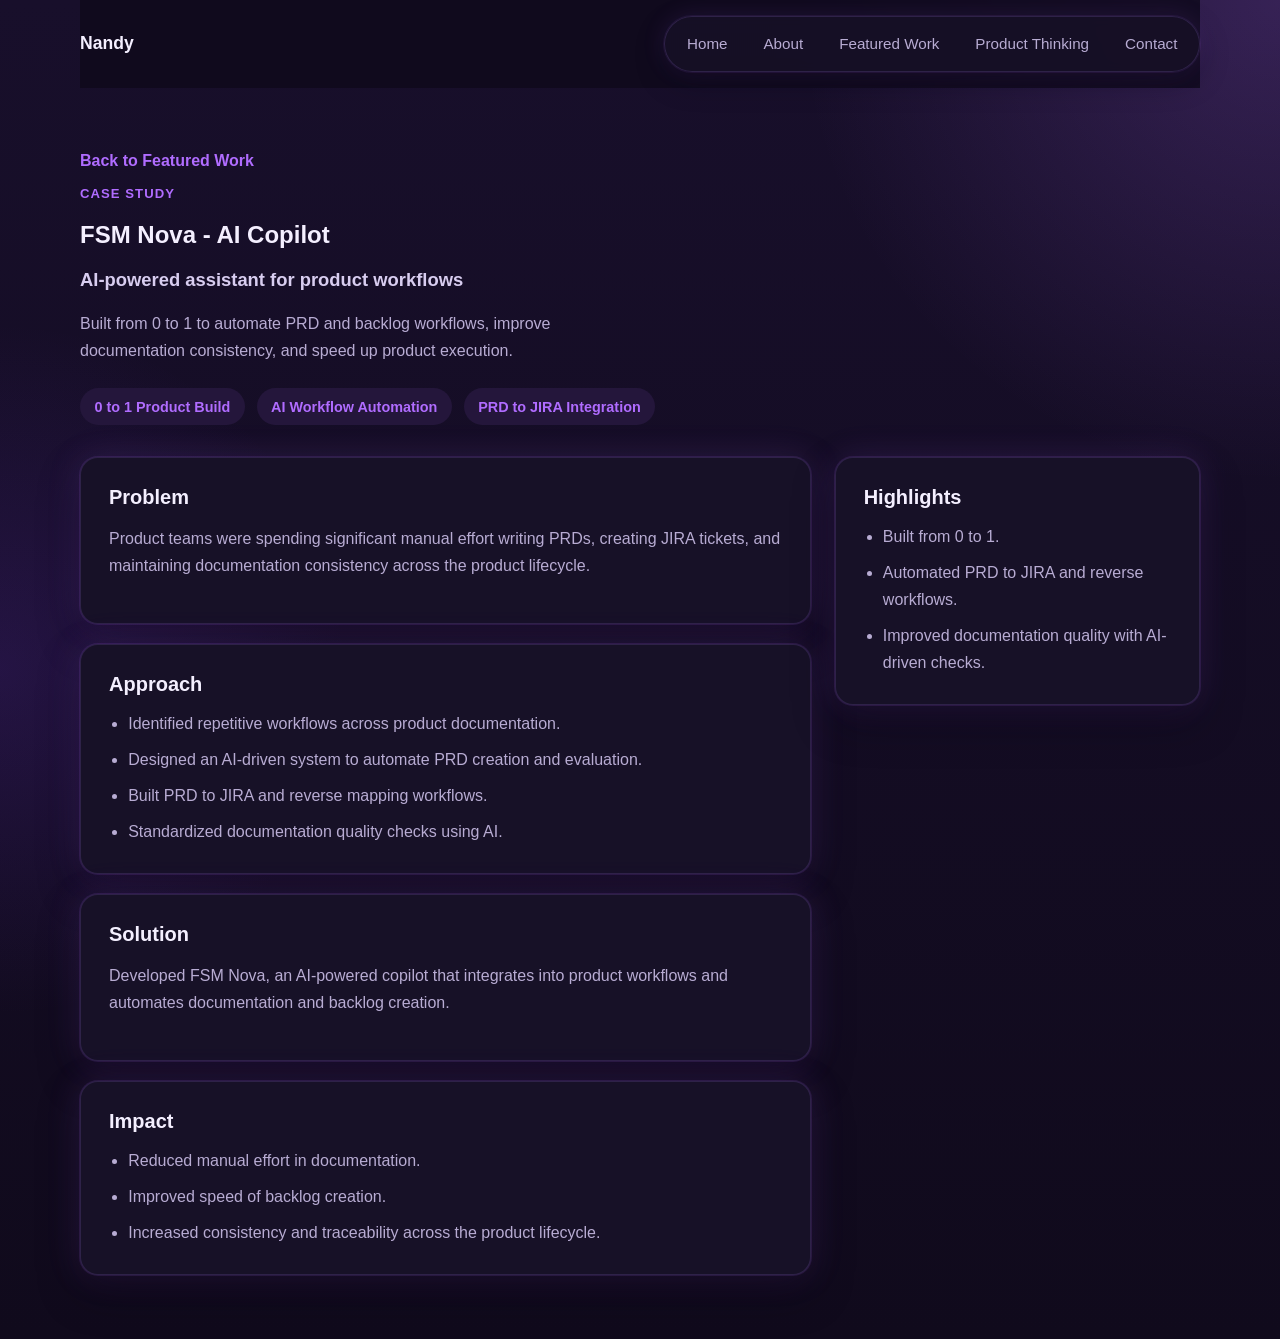
<file: fsmnova.html>
<!DOCTYPE html>
<html lang="en">
  <head>
    <meta charset="UTF-8" />
    <meta name="viewport" content="width=device-width, initial-scale=1.0" />
    <title>FSM Nova | Case Study</title>
    <meta
      name="description"
      content="Case study for FSM Nova, an AI copilot built to automate PRD and backlog workflows."
    />
    <link rel="stylesheet" href="../styles.css" />
  </head>
  <body>
    <div class="site-frame case-page">
      <header class="site-header">
        <a class="brand" href="../index.html#home">Nandy</a>
        <button class="menu-toggle" aria-expanded="false" aria-controls="site-nav">
          Menu
        </button>
        <nav id="site-nav" class="site-nav" aria-label="Primary navigation">
          <a href="../index.html#home">Home</a>
          <a href="../index.html#about">About</a>
          <a href="../index.html#featured-work">Featured Work</a>
          <a href="../index.html#product-thinking">Product Thinking</a>
          <a href="../index.html#contact">Contact</a>
        </nav>
      </header>

      <main>
        <section class="case-hero">
          <a class="back-link" href="../index.html#featured-work">Back to Featured Work</a>
          <p class="section-label">Case Study</p>
          <h1>FSM Nova - AI Copilot</h1>
          <p class="hero-role">AI-powered assistant for product workflows</p>
          <p class="hero-text">
            Built from 0 to 1 to automate PRD and backlog workflows, improve
            documentation consistency, and speed up product execution.
          </p>
          <div class="case-meta">
            <span class="meta-pill">0 to 1 Product Build</span>
            <span class="meta-pill">AI Workflow Automation</span>
            <span class="meta-pill">PRD to JIRA Integration</span>
          </div>
        </section>

        <section class="case-layout">
          <div class="case-stack">
            <article class="case-section case-block">
              <h2>Problem</h2>
              <p>
                Product teams were spending significant manual effort writing PRDs,
                creating JIRA tickets, and maintaining documentation consistency
                across the product lifecycle.
              </p>
            </article>

            <article class="case-section case-block">
              <h2>Approach</h2>
              <ul>
                <li>Identified repetitive workflows across product documentation.</li>
                <li>Designed an AI-driven system to automate PRD creation and evaluation.</li>
                <li>Built PRD to JIRA and reverse mapping workflows.</li>
                <li>Standardized documentation quality checks using AI.</li>
              </ul>
            </article>

            <article class="case-section case-block">
              <h2>Solution</h2>
              <p>
                Developed FSM Nova, an AI-powered copilot that integrates into
                product workflows and automates documentation and backlog creation.
              </p>
            </article>

            <article class="case-section case-block">
              <h2>Impact</h2>
              <ul>
                <li>Reduced manual effort in documentation.</li>
                <li>Improved speed of backlog creation.</li>
                <li>Increased consistency and traceability across the product lifecycle.</li>
              </ul>
            </article>
          </div>

          <aside class="case-sidebar">
            <h3>Highlights</h3>
            <ul>
              <li>Built from 0 to 1.</li>
              <li>Automated PRD to JIRA and reverse workflows.</li>
              <li>Improved documentation quality with AI-driven checks.</li>
            </ul>
          </aside>
        </section>
      </main>
    </div>

    <script src="../script.js"></script>
  </body>
</html>
</file>
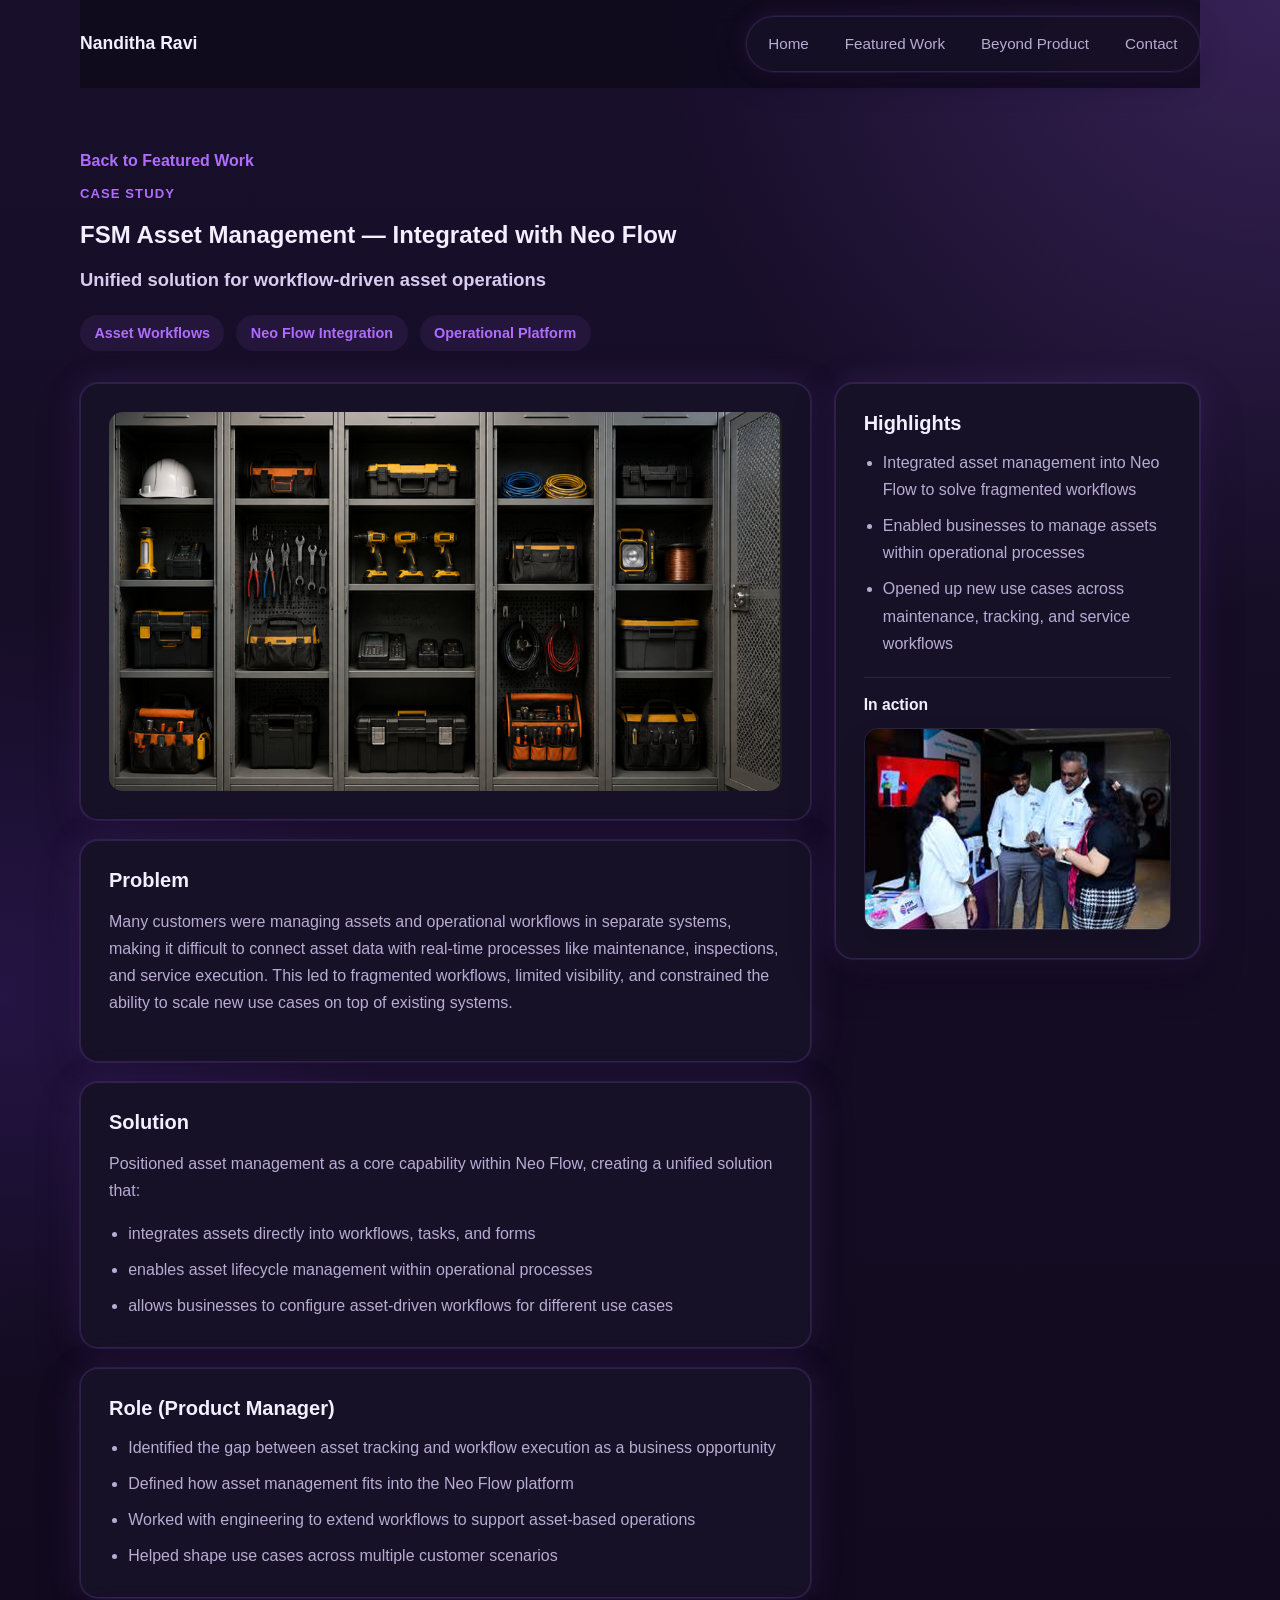
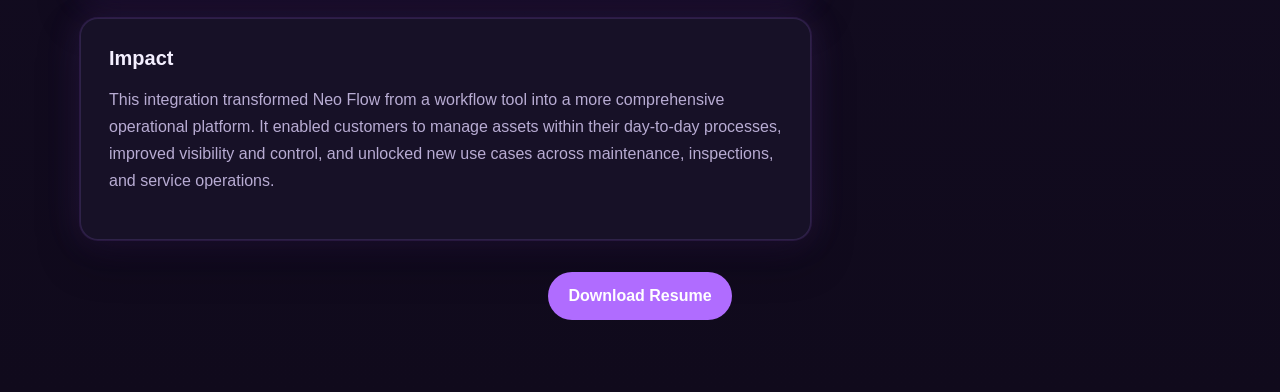
<file: case-studies/fsm-asset-management.html>
<!DOCTYPE html>
<html lang="en">
  <head>
    <meta charset="UTF-8" />
    <meta name="viewport" content="width=device-width, initial-scale=1.0" />
    <title>FSM Asset Management | Case Study</title>
    <meta
      name="description"
      content="Case study for FSM Asset Management integrated with Neo Flow."
    />
    <link rel="stylesheet" href="../styles.css?v=5" />
  </head>
  <body>
    <div class="site-frame case-page">
      <header class="site-header">
        <a class="brand" href="../index.html#home">Nanditha Ravi</a>
        <button class="menu-toggle" aria-expanded="false" aria-controls="site-nav">Menu</button>
        <nav id="site-nav" class="site-nav" aria-label="Primary navigation">
          <a href="../index.html#home">Home</a>
          <a href="../index.html#featured-work">Featured Work</a>
          <a href="../index.html#beyond-product">Beyond Product</a>
          <a href="../index.html#contact">Contact</a>
        </nav>
      </header>
      <main>
        <section class="case-hero">
          <a class="back-link" href="../index.html#featured-work">Back to Featured Work</a>
          <p class="section-label">Case Study</p>
          <h1>FSM Asset Management — Integrated with Neo Flow</h1>
          <p class="hero-role">Unified solution for workflow-driven asset operations</p>
          <div class="case-meta">
            <span class="meta-pill">Asset Workflows</span>
            <span class="meta-pill">Neo Flow Integration</span>
            <span class="meta-pill">Operational Platform</span>
          </div>
        </section>

        <section class="case-layout">
          <div class="case-stack">
            <article class="case-section case-block">
              <img class="case-image" src="../assets/test3.png" alt="FSM Asset Management visual" />
            </article>
            <article class="case-section case-block">
              <h2>Problem</h2>
              <p>
                Many customers were managing assets and operational workflows in separate systems,
                making it difficult to connect asset data with real-time processes like maintenance,
                inspections, and service execution. This led to fragmented workflows, limited visibility,
                and constrained the ability to scale new use cases on top of existing systems.
              </p>
            </article>
            <article class="case-section case-block">
              <h2>Solution</h2>
              <p>Positioned asset management as a core capability within Neo Flow, creating a unified solution that:</p>
              <ul>
                <li>integrates assets directly into workflows, tasks, and forms</li>
                <li>enables asset lifecycle management within operational processes</li>
                <li>allows businesses to configure asset-driven workflows for different use cases</li>
              </ul>
            </article>
            <article class="case-section case-block">
              <h2>Role (Product Manager)</h2>
              <ul>
                <li>Identified the gap between asset tracking and workflow execution as a business opportunity</li>
                <li>Defined how asset management fits into the Neo Flow platform</li>
                <li>Worked with engineering to extend workflows to support asset-based operations</li>
                <li>Helped shape use cases across multiple customer scenarios</li>
              </ul>
            </article>
            <article class="case-section case-block">
              <h2>Impact</h2>
              <p>
                This integration transformed Neo Flow from a workflow tool into a more comprehensive
                operational platform. It enabled customers to manage assets within their day-to-day processes,
                improved visibility and control, and unlocked new use cases across maintenance, inspections,
                and service operations.
              </p>
            </article>
          </div>
          <aside class="case-sidebar">
            <h3>Highlights</h3>
            <ul>
              <li>Integrated asset management into Neo Flow to solve fragmented workflows</li>
              <li>Enabled businesses to manage assets within operational processes</li>
              <li>Opened up new use cases across maintenance, tracking, and service workflows</li>
            </ul>
            <div class="case-showcase">
              <h4>In action</h4>
              <div class="case-showcase-grid">
                <img src="../assets/Img 4.png" alt="FSM Asset Management showcase with customer interaction" />
              </div>
            </div>
          </aside>
        </section>

        <section class="case-footer-cta">
          <a class="button button-primary" href="../Nanditha_Ravi_FR_2025_a.docx" download="Nanditha_Ravi_Resume.docx">Download Resume</a>
        </section>
      </main>
    </div>
    <script src="../script.js?v=5"></script>
  </body>
</html>
</file>
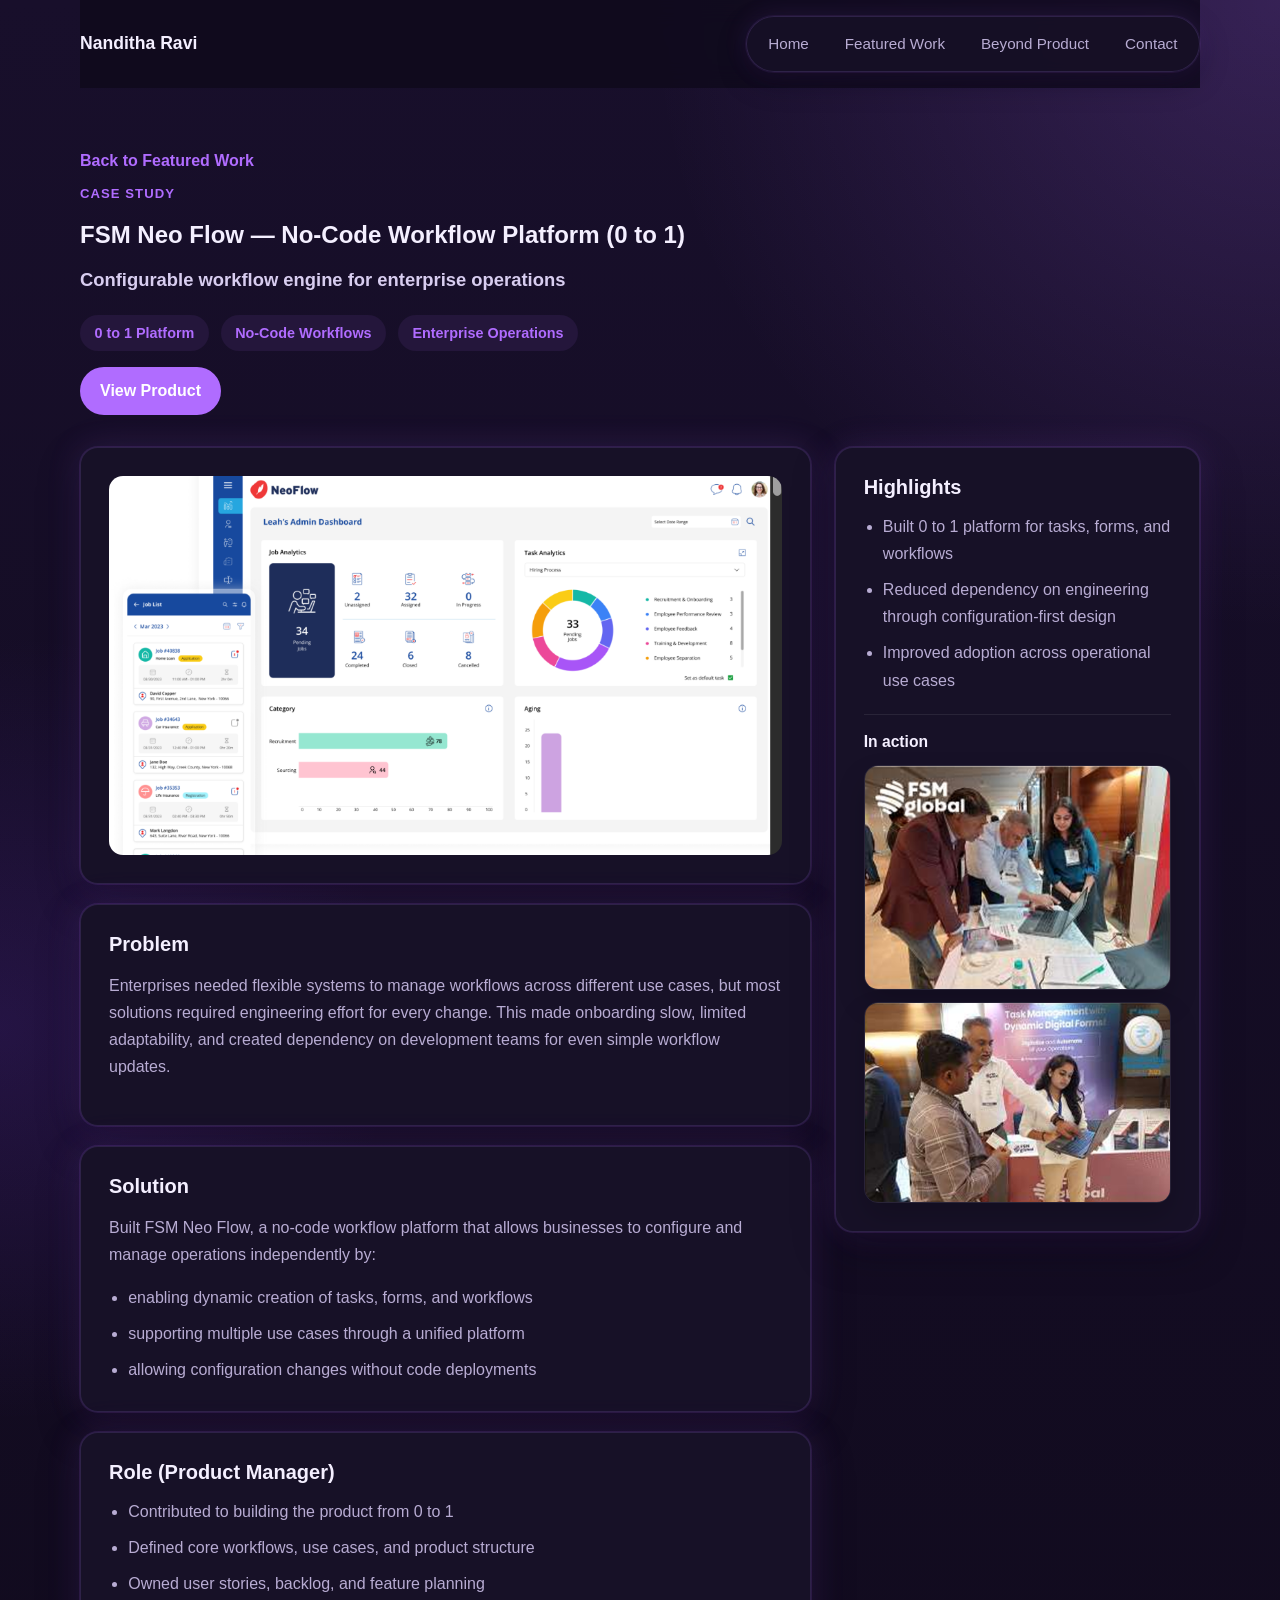
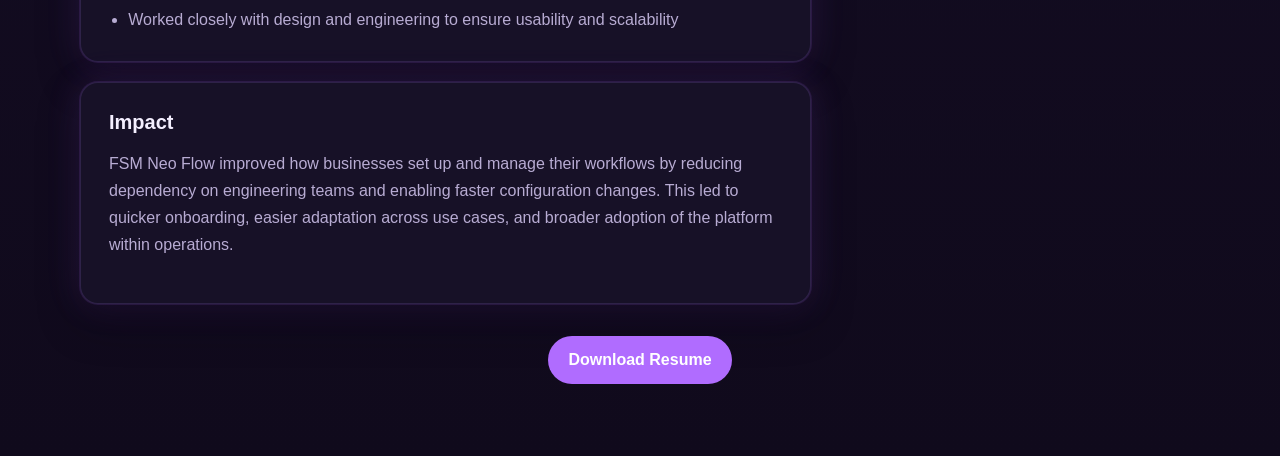
<file: case-studies/fsm-neo-flow.html>
<!DOCTYPE html>
<html lang="en">
  <head>
    <meta charset="UTF-8" />
    <meta name="viewport" content="width=device-width, initial-scale=1.0" />
    <title>FSM Neo Flow | Case Study</title>
    <meta
      name="description"
      content="Case study for FSM Neo Flow, a no-code workflow platform built from 0 to 1."
    />
    <link rel="stylesheet" href="../styles.css?v=5" />
  </head>
  <body>
    <div class="site-frame case-page">
      <header class="site-header">
        <a class="brand" href="../index.html#home">Nanditha Ravi</a>
        <button class="menu-toggle" aria-expanded="false" aria-controls="site-nav">Menu</button>
        <nav id="site-nav" class="site-nav" aria-label="Primary navigation">
          <a href="../index.html#home">Home</a>
          <a href="../index.html#featured-work">Featured Work</a>
          <a href="../index.html#beyond-product">Beyond Product</a>
          <a href="../index.html#contact">Contact</a>
        </nav>
      </header>

      <main>
        <section class="case-hero">
          <a class="back-link" href="../index.html#featured-work">Back to Featured Work</a>
          <p class="section-label">Case Study</p>
          <h1>FSM Neo Flow — No-Code Workflow Platform (0 to 1)</h1>
          <p class="hero-role">Configurable workflow engine for enterprise operations</p>
          <div class="case-meta">
            <span class="meta-pill">0 to 1 Platform</span>
            <span class="meta-pill">No-Code Workflows</span>
            <span class="meta-pill">Enterprise Operations</span>
          </div>
          <div class="case-link-row">
            <a class="button button-primary" href="https://www.fsmneoflow.com/">View Product</a>
          </div>
        </section>

        <section class="case-layout">
          <div class="case-stack">
            <article class="case-section case-block">
              <img class="case-image" src="../assets/neo2.png" alt="FSM Neo Flow no-code platform visual" />
            </article>
            <article class="case-section case-block">
              <h2>Problem</h2>
              <p>
                Enterprises needed flexible systems to manage workflows across different use cases,
                but most solutions required engineering effort for every change. This made onboarding
                slow, limited adaptability, and created dependency on development teams for even simple
                workflow updates.
              </p>
            </article>
            <article class="case-section case-block">
              <h2>Solution</h2>
              <p>Built FSM Neo Flow, a no-code workflow platform that allows businesses to configure and manage operations independently by:</p>
              <ul>
                <li>enabling dynamic creation of tasks, forms, and workflows</li>
                <li>supporting multiple use cases through a unified platform</li>
                <li>allowing configuration changes without code deployments</li>
              </ul>
            </article>
            <article class="case-section case-block">
              <h2>Role (Product Manager)</h2>
              <ul>
                <li>Contributed to building the product from 0 to 1</li>
                <li>Defined core workflows, use cases, and product structure</li>
                <li>Owned user stories, backlog, and feature planning</li>
                <li>Worked closely with design and engineering to ensure usability and scalability</li>
              </ul>
            </article>
            <article class="case-section case-block">
              <h2>Impact</h2>
              <p>
                FSM Neo Flow improved how businesses set up and manage their workflows by reducing
                dependency on engineering teams and enabling faster configuration changes. This led
                to quicker onboarding, easier adaptation across use cases, and broader adoption of
                the platform within operations.
              </p>
            </article>
          </div>

          <aside class="case-sidebar">
            <h3>Highlights</h3>
            <ul>
              <li>Built 0 to 1 platform for tasks, forms, and workflows</li>
              <li>Reduced dependency on engineering through configuration-first design</li>
              <li>Improved adoption across operational use cases</li>
            </ul>
            <div class="case-showcase">
              <h4>In action</h4>
              <div class="case-showcase-grid case-showcase-grid-double">
                <img src="../assets/Img 1.png" alt="FSM Neo Flow product showcase at an event" />
                <img src="../assets/Img 2.png" alt="FSM Neo Flow demo and customer interaction" />
              </div>
            </div>
          </aside>
        </section>

        <section class="case-footer-cta">
          <a class="button button-primary" href="../Nanditha_Ravi_FR_2025_a.docx" download="Nanditha_Ravi_Resume.docx">Download Resume</a>
        </section>
      </main>
    </div>
    <script src="../script.js?v=5"></script>
  </body>
</html>
</file>
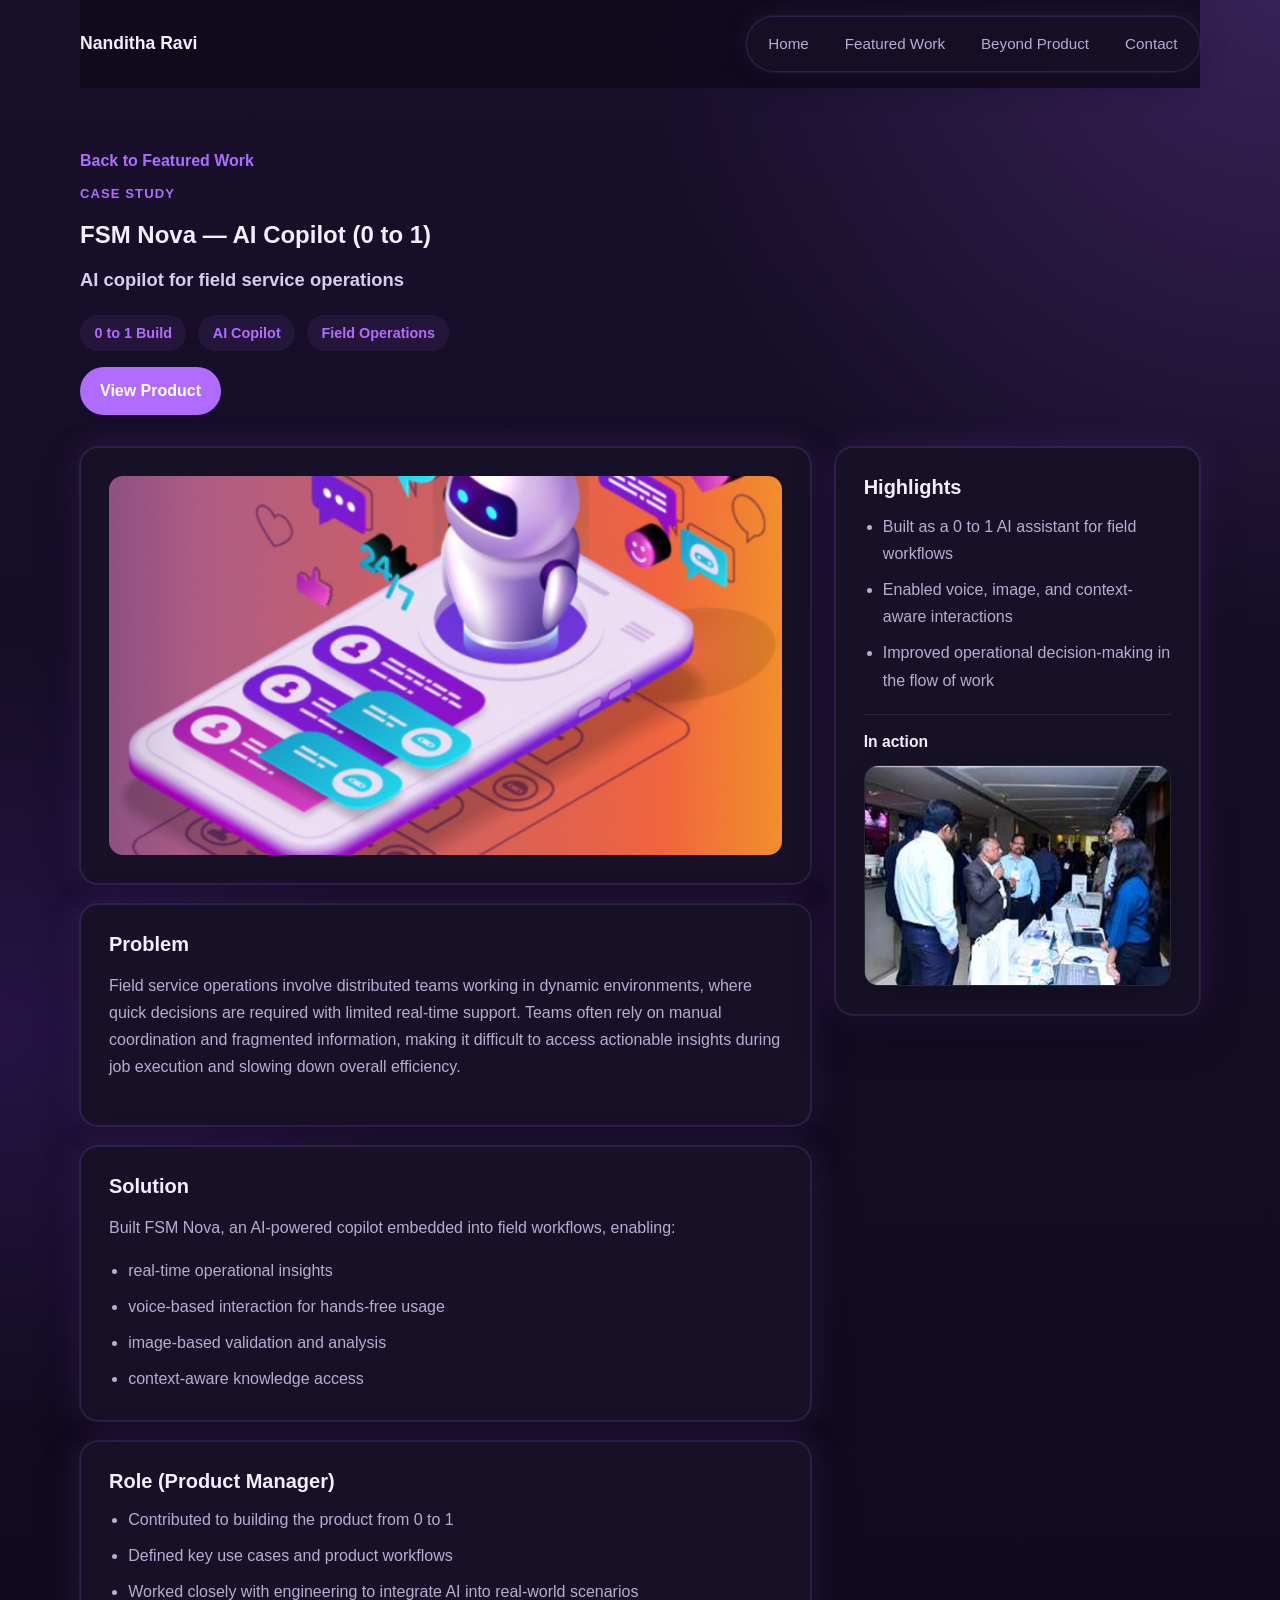
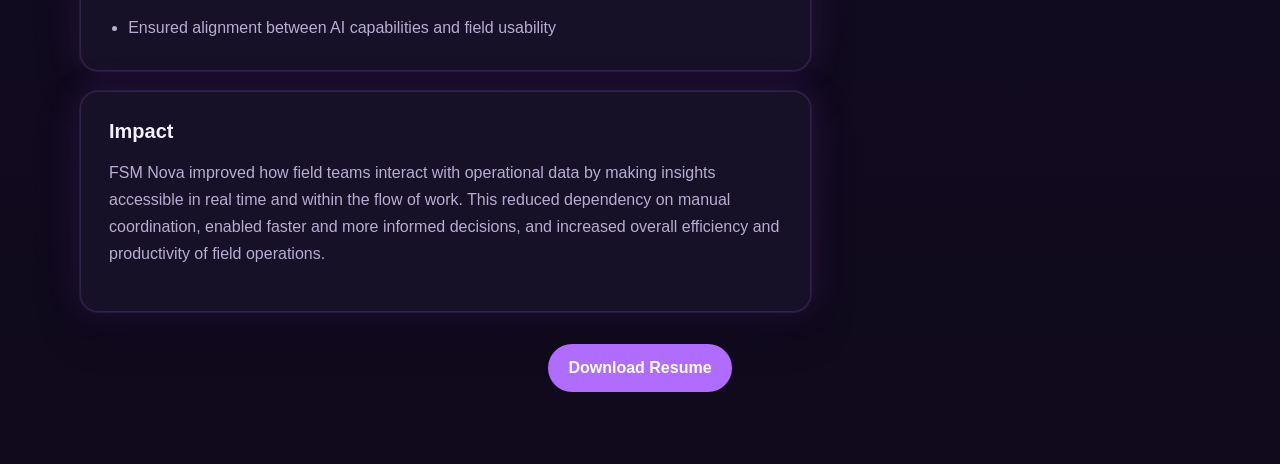
<file: case-studies/fsm-nova.html>
<!DOCTYPE html>
<html lang="en">
  <head>
    <meta charset="UTF-8" />
    <meta name="viewport" content="width=device-width, initial-scale=1.0" />
    <title>FSM Nova | Case Study</title>
    <meta
      name="description"
      content="Case study for FSM Nova, an AI-powered copilot for field service operations."
    />
    <link rel="stylesheet" href="../styles.css?v=5" />
  </head>
  <body>
    <div class="site-frame case-page">
      <header class="site-header">
        <a class="brand" href="../index.html#home">Nanditha Ravi</a>
        <button class="menu-toggle" aria-expanded="false" aria-controls="site-nav">Menu</button>
        <nav id="site-nav" class="site-nav" aria-label="Primary navigation">
          <a href="../index.html#home">Home</a>
          <a href="../index.html#featured-work">Featured Work</a>
          <a href="../index.html#beyond-product">Beyond Product</a>
          <a href="../index.html#contact">Contact</a>
        </nav>
      </header>

      <main>
        <section class="case-hero">
          <a class="back-link" href="../index.html#featured-work">Back to Featured Work</a>
          <p class="section-label">Case Study</p>
          <h1>FSM Nova — AI Copilot (0 to 1)</h1>
          <p class="hero-role">AI copilot for field service operations</p>
          <div class="case-meta">
            <span class="meta-pill">0 to 1 Build</span>
            <span class="meta-pill">AI Copilot</span>
            <span class="meta-pill">Field Operations</span>
          </div>
          <div class="case-link-row">
            <a class="button button-primary" href="https://www.fsmglobal.com/fsm-nova/">View Product</a>
          </div>
        </section>

        <section class="case-layout">
          <div class="case-stack">
            <article class="case-section case-block">
              <img class="case-image" src="../assets/nova2.png" alt="FSM Nova AI copilot visual" />
            </article>
            <article class="case-section case-block">
              <h2>Problem</h2>
              <p>
                Field service operations involve distributed teams working in dynamic
                environments, where quick decisions are required with limited real-time support.
                Teams often rely on manual coordination and fragmented information, making it
                difficult to access actionable insights during job execution and slowing down
                overall efficiency.
              </p>
            </article>
            <article class="case-section case-block">
              <h2>Solution</h2>
              <p>Built FSM Nova, an AI-powered copilot embedded into field workflows, enabling:</p>
              <ul>
                <li>real-time operational insights</li>
                <li>voice-based interaction for hands-free usage</li>
                <li>image-based validation and analysis</li>
                <li>context-aware knowledge access</li>
              </ul>
            </article>
            <article class="case-section case-block">
              <h2>Role (Product Manager)</h2>
              <ul>
                <li>Contributed to building the product from 0 to 1</li>
                <li>Defined key use cases and product workflows</li>
                <li>Worked closely with engineering to integrate AI into real-world scenarios</li>
                <li>Ensured alignment between AI capabilities and field usability</li>
              </ul>
            </article>
            <article class="case-section case-block">
              <h2>Impact</h2>
              <p>
                FSM Nova improved how field teams interact with operational data by making
                insights accessible in real time and within the flow of work. This reduced
                dependency on manual coordination, enabled faster and more informed decisions,
                and increased overall efficiency and productivity of field operations.
              </p>
            </article>
          </div>

          <aside class="case-sidebar">
            <h3>Highlights</h3>
            <ul>
              <li>Built as a 0 to 1 AI assistant for field workflows</li>
              <li>Enabled voice, image, and context-aware interactions</li>
              <li>Improved operational decision-making in the flow of work</li>
            </ul>
            <div class="case-showcase">
              <h4>In action</h4>
              <div class="case-showcase-grid">
                <img src="../assets/Img 3.png" alt="FSM Nova showcase and live product discussion" />
              </div>
            </div>
          </aside>
        </section>

        <section class="case-footer-cta">
          <a class="button button-primary" href="../Nanditha_Ravi_FR_2025_a.docx" download="Nanditha_Ravi_Resume.docx">Download Resume</a>
        </section>
      </main>
    </div>
    <script src="../script.js?v=5"></script>
  </body>
</html>
</file>
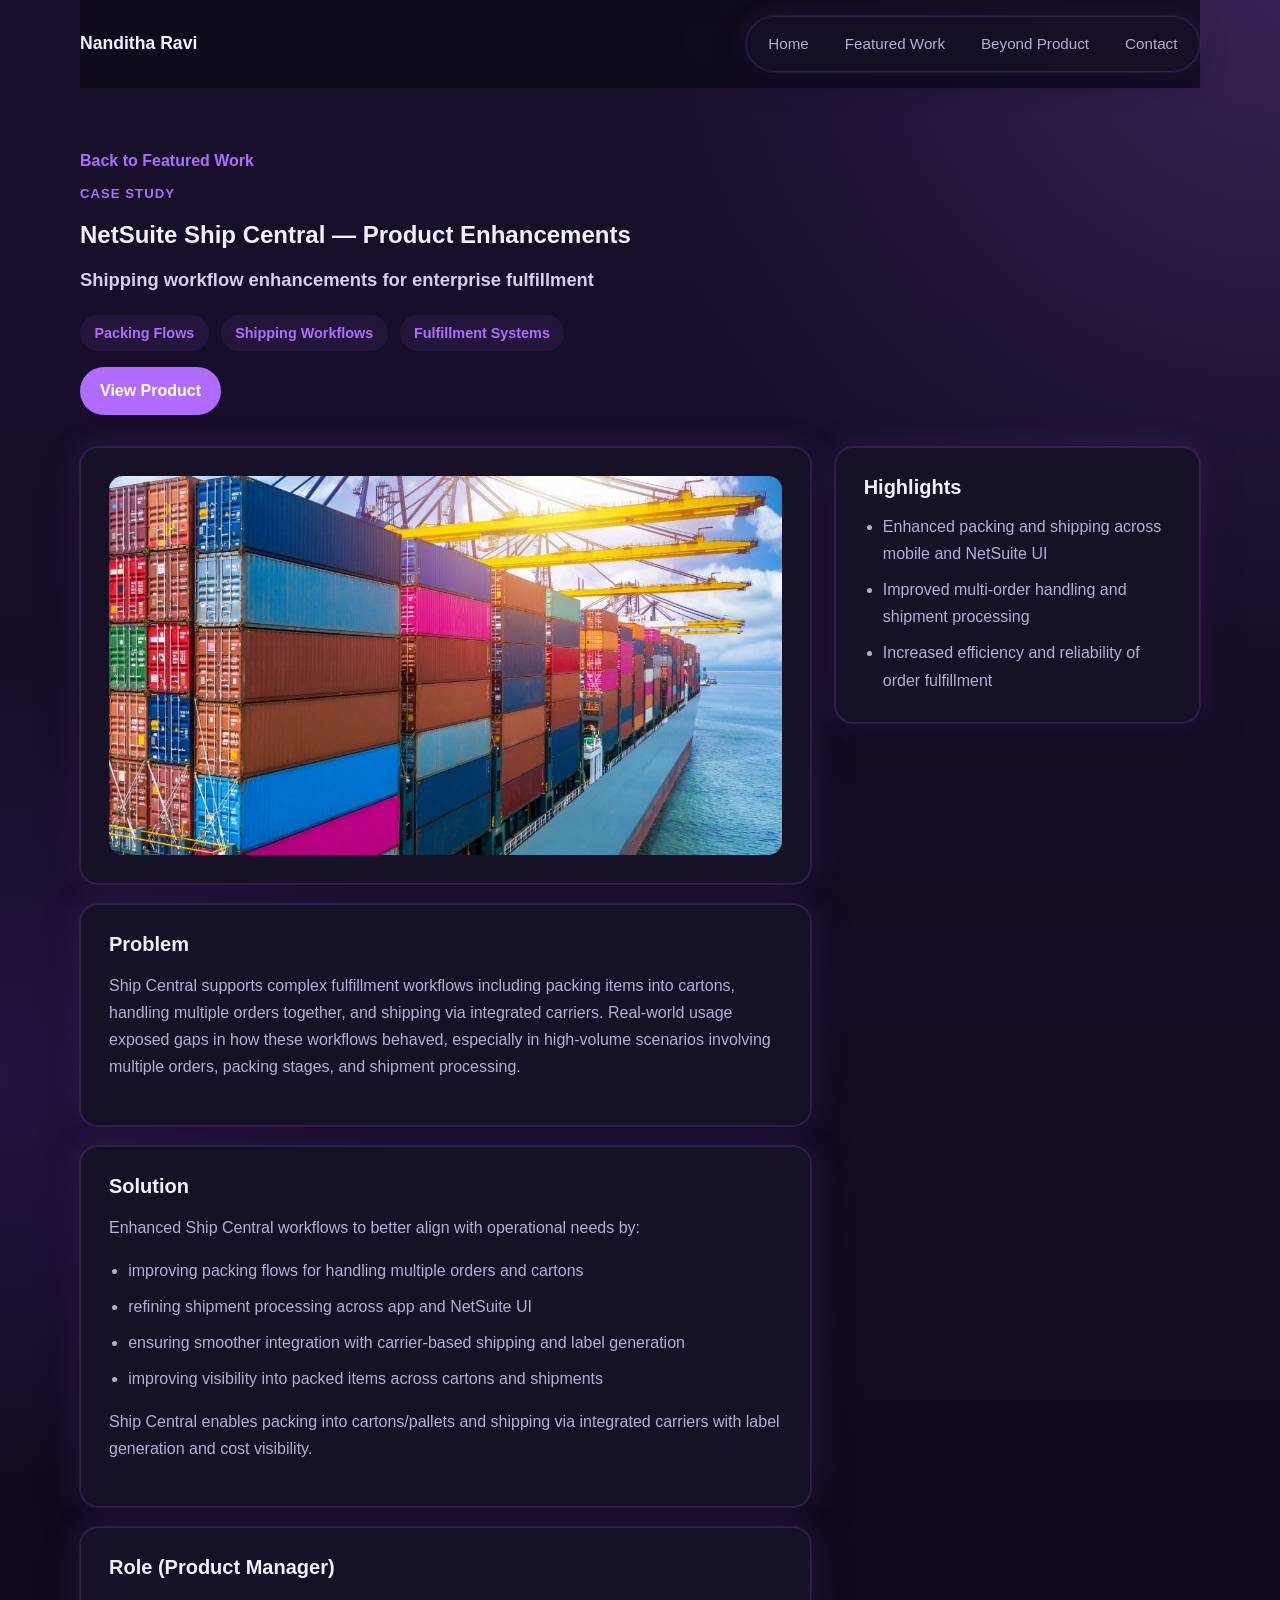
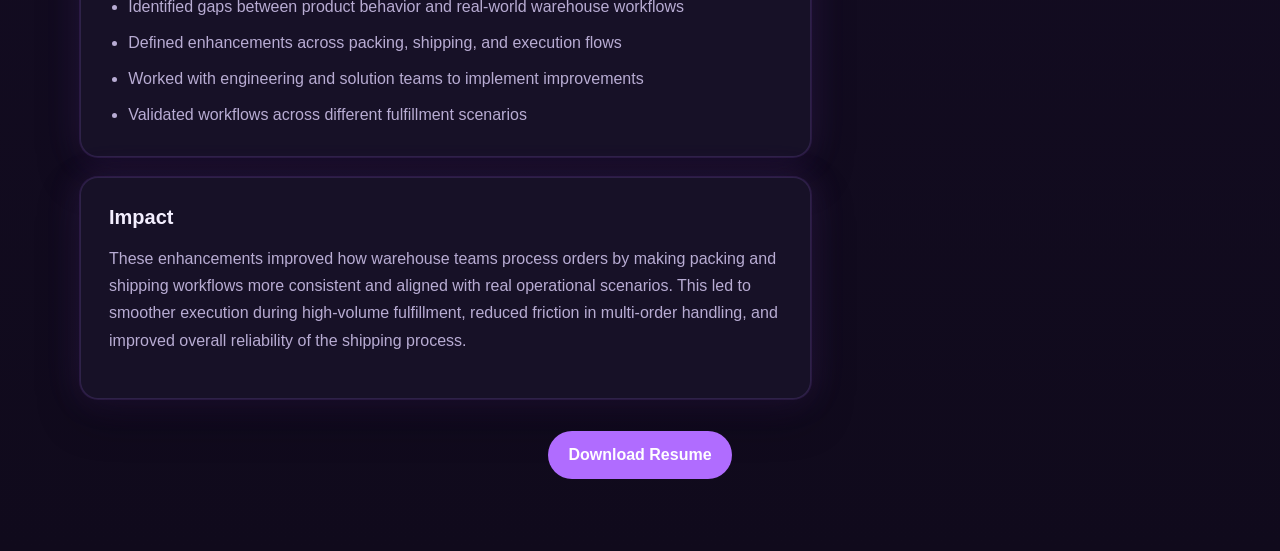
<file: case-studies/netsuite-ship-central.html>
<!DOCTYPE html>
<html lang="en">
  <head>
    <meta charset="UTF-8" />
    <meta name="viewport" content="width=device-width, initial-scale=1.0" />
    <title>NetSuite Ship Central | Case Study</title>
    <meta
      name="description"
      content="Case study for NetSuite Ship Central shipping workflow enhancements."
    />
    <link rel="stylesheet" href="../styles.css?v=5" />
  </head>
  <body>
    <div class="site-frame case-page">
      <header class="site-header">
        <a class="brand" href="../index.html#home">Nanditha Ravi</a>
        <button class="menu-toggle" aria-expanded="false" aria-controls="site-nav">Menu</button>
        <nav id="site-nav" class="site-nav" aria-label="Primary navigation">
          <a href="../index.html#home">Home</a>
          <a href="../index.html#featured-work">Featured Work</a>
          <a href="../index.html#beyond-product">Beyond Product</a>
          <a href="../index.html#contact">Contact</a>
        </nav>
      </header>
      <main>
        <section class="case-hero">
          <a class="back-link" href="../index.html#featured-work">Back to Featured Work</a>
          <p class="section-label">Case Study</p>
          <h1>NetSuite Ship Central — Product Enhancements</h1>
          <p class="hero-role">Shipping workflow enhancements for enterprise fulfillment</p>
          <div class="case-meta">
            <span class="meta-pill">Packing Flows</span>
            <span class="meta-pill">Shipping Workflows</span>
            <span class="meta-pill">Fulfillment Systems</span>
          </div>
          <div class="case-link-row">
            <a class="button button-primary" href="https://docs.oracle.com/en/cloud/saas/netsuite/ns-online-help/section_1508778720.html#subsect_51182044610">View Product</a>
          </div>
        </section>

        <section class="case-layout">
          <div class="case-stack">
            <article class="case-section case-block">
              <img class="case-image" src="../assets/ship.jpg" alt="NetSuite Ship Central visual" />
            </article>
            <article class="case-section case-block">
              <h2>Problem</h2>
              <p>
                Ship Central supports complex fulfillment workflows including packing items
                into cartons, handling multiple orders together, and shipping via integrated
                carriers. Real-world usage exposed gaps in how these workflows behaved, especially
                in high-volume scenarios involving multiple orders, packing stages, and shipment processing.
              </p>
            </article>
            <article class="case-section case-block">
              <h2>Solution</h2>
              <p>Enhanced Ship Central workflows to better align with operational needs by:</p>
              <ul>
                <li>improving packing flows for handling multiple orders and cartons</li>
                <li>refining shipment processing across app and NetSuite UI</li>
                <li>ensuring smoother integration with carrier-based shipping and label generation</li>
                <li>improving visibility into packed items across cartons and shipments</li>
              </ul>
              <p>Ship Central enables packing into cartons/pallets and shipping via integrated carriers with label generation and cost visibility.</p>
            </article>
            <article class="case-section case-block">
              <h2>Role (Product Manager)</h2>
              <ul>
                <li>Identified gaps between product behavior and real-world warehouse workflows</li>
                <li>Defined enhancements across packing, shipping, and execution flows</li>
                <li>Worked with engineering and solution teams to implement improvements</li>
                <li>Validated workflows across different fulfillment scenarios</li>
              </ul>
            </article>
            <article class="case-section case-block">
              <h2>Impact</h2>
              <p>
                These enhancements improved how warehouse teams process orders by making packing
                and shipping workflows more consistent and aligned with real operational scenarios.
                This led to smoother execution during high-volume fulfillment, reduced friction in
                multi-order handling, and improved overall reliability of the shipping process.
              </p>
            </article>
          </div>
          <aside class="case-sidebar">
            <h3>Highlights</h3>
            <ul>
              <li>Enhanced packing and shipping across mobile and NetSuite UI</li>
              <li>Improved multi-order handling and shipment processing</li>
              <li>Increased efficiency and reliability of order fulfillment</li>
            </ul>
          </aside>
        </section>

        <section class="case-footer-cta">
          <a class="button button-primary" href="../Nanditha_Ravi_FR_2025_a.docx" download="Nanditha_Ravi_Resume.docx">Download Resume</a>
        </section>
      </main>
    </div>
    <script src="../script.js?v=5"></script>
  </body>
</html>
</file>
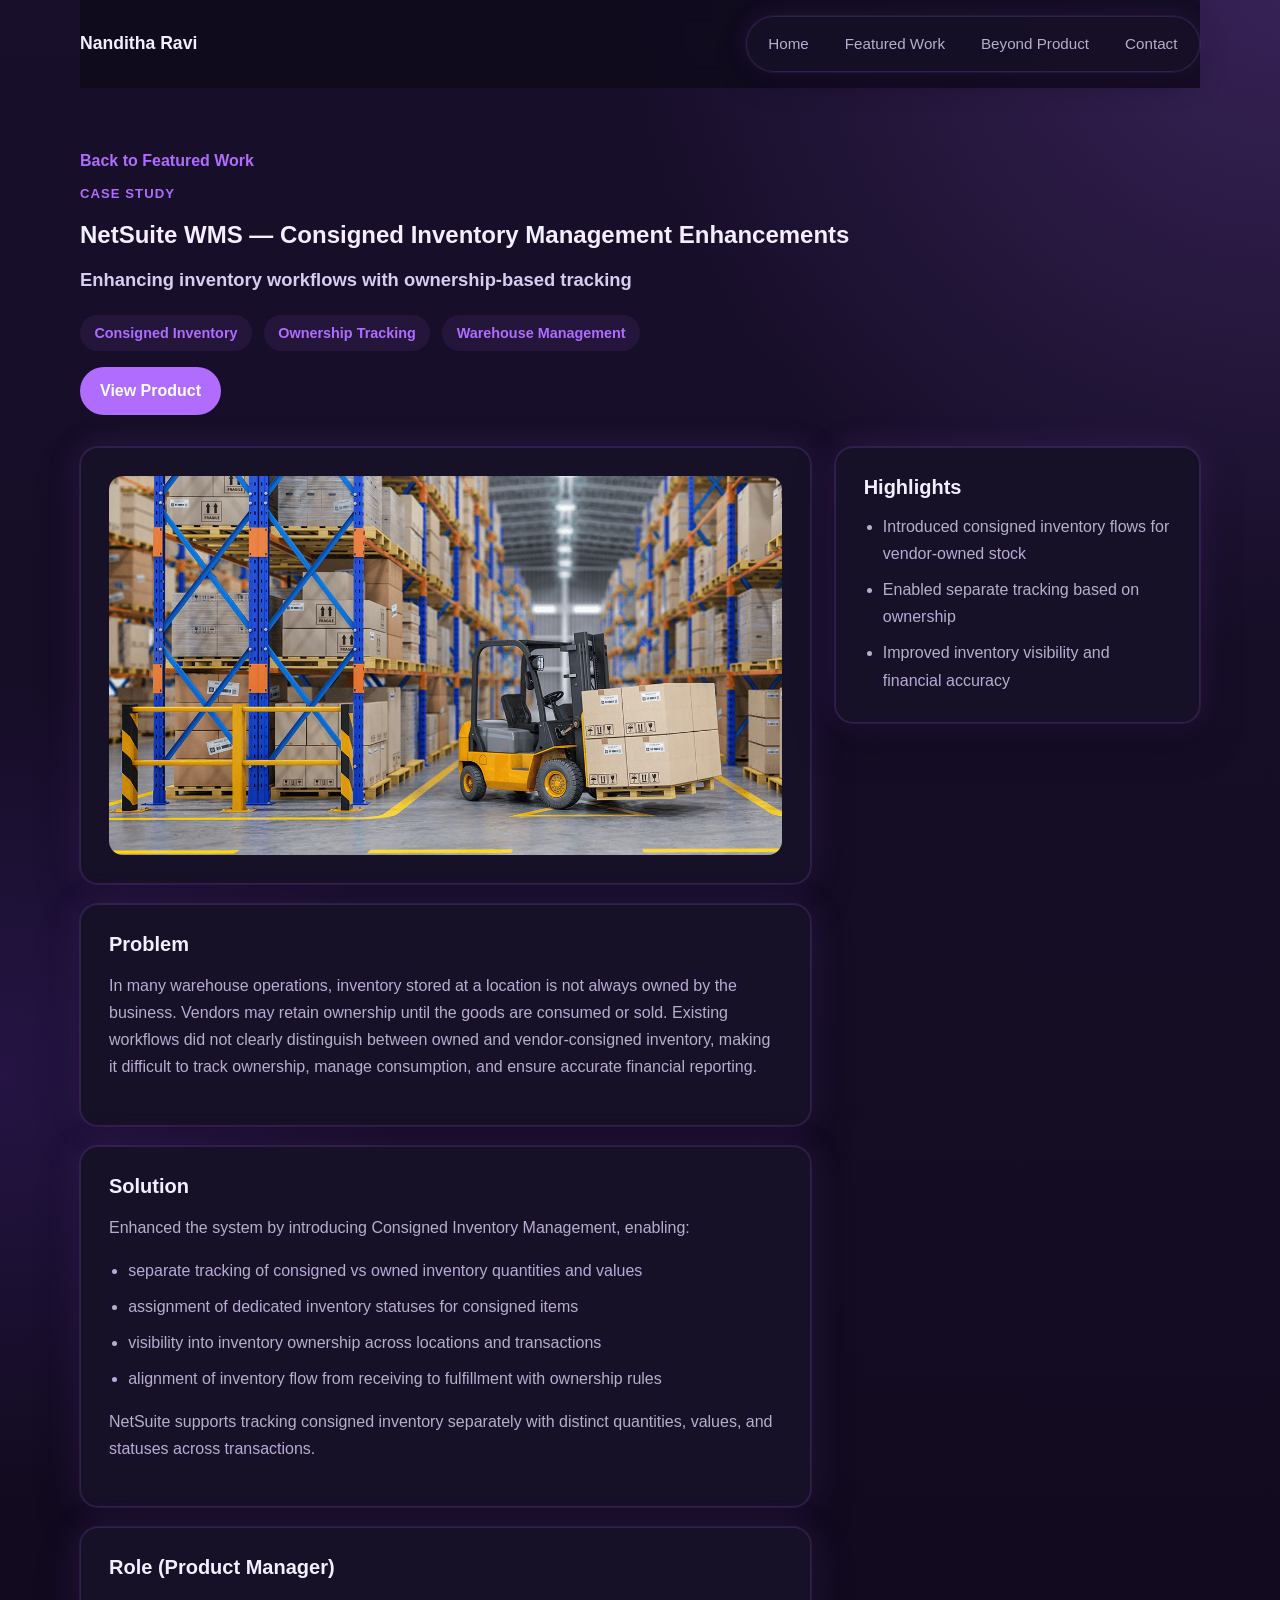
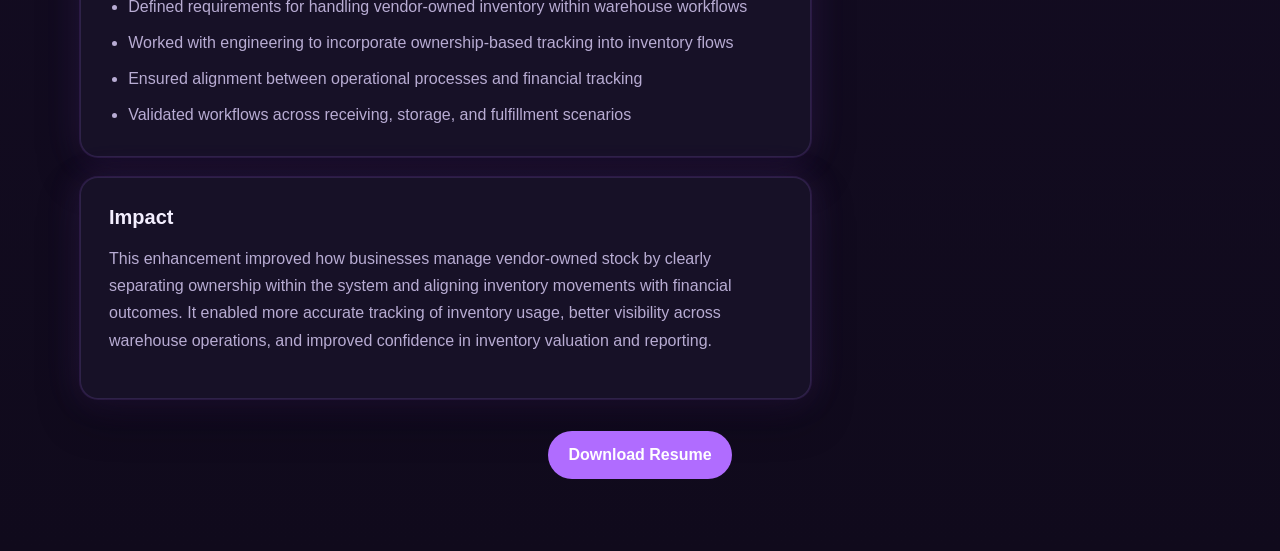
<file: case-studies/netsuite-wms.html>
<!DOCTYPE html>
<html lang="en">
  <head>
    <meta charset="UTF-8" />
    <meta name="viewport" content="width=device-width, initial-scale=1.0" />
    <title>NetSuite WMS | Case Study</title>
    <meta
      name="description"
      content="Case study for NetSuite WMS consigned inventory management enhancements."
    />
    <link rel="stylesheet" href="../styles.css?v=5" />
  </head>
  <body>
    <div class="site-frame case-page">
      <header class="site-header">
        <a class="brand" href="../index.html#home">Nanditha Ravi</a>
        <button class="menu-toggle" aria-expanded="false" aria-controls="site-nav">Menu</button>
        <nav id="site-nav" class="site-nav" aria-label="Primary navigation">
          <a href="../index.html#home">Home</a>
          <a href="../index.html#featured-work">Featured Work</a>
          <a href="../index.html#beyond-product">Beyond Product</a>
          <a href="../index.html#contact">Contact</a>
        </nav>
      </header>
      <main>
        <section class="case-hero">
          <a class="back-link" href="../index.html#featured-work">Back to Featured Work</a>
          <p class="section-label">Case Study</p>
          <h1>NetSuite WMS — Consigned Inventory Management Enhancements</h1>
          <p class="hero-role">Enhancing inventory workflows with ownership-based tracking</p>
          <div class="case-meta">
            <span class="meta-pill">Consigned Inventory</span>
            <span class="meta-pill">Ownership Tracking</span>
            <span class="meta-pill">Warehouse Management</span>
          </div>
          <div class="case-link-row">
            <a class="button button-primary" href="https://docs.oracle.com/en/cloud/saas/netsuite/ns-online-help/section_1508852924.html#subsect_1117015514">View Product</a>
          </div>
        </section>

        <section class="case-layout">
          <div class="case-stack">
            <article class="case-section case-block">
              <img class="case-image" src="../assets/warehouse.webp" alt="NetSuite WMS visual" />
            </article>
            <article class="case-section case-block">
              <h2>Problem</h2>
              <p>
                In many warehouse operations, inventory stored at a location is not always
                owned by the business. Vendors may retain ownership until the goods are consumed
                or sold. Existing workflows did not clearly distinguish between owned and
                vendor-consigned inventory, making it difficult to track ownership, manage
                consumption, and ensure accurate financial reporting.
              </p>
            </article>
            <article class="case-section case-block">
              <h2>Solution</h2>
              <p>Enhanced the system by introducing Consigned Inventory Management, enabling:</p>
              <ul>
                <li>separate tracking of consigned vs owned inventory quantities and values</li>
                <li>assignment of dedicated inventory statuses for consigned items</li>
                <li>visibility into inventory ownership across locations and transactions</li>
                <li>alignment of inventory flow from receiving to fulfillment with ownership rules</li>
              </ul>
              <p>NetSuite supports tracking consigned inventory separately with distinct quantities, values, and statuses across transactions.</p>
            </article>
            <article class="case-section case-block">
              <h2>Role (Product Manager)</h2>
              <ul>
                <li>Defined requirements for handling vendor-owned inventory within warehouse workflows</li>
                <li>Worked with engineering to incorporate ownership-based tracking into inventory flows</li>
                <li>Ensured alignment between operational processes and financial tracking</li>
                <li>Validated workflows across receiving, storage, and fulfillment scenarios</li>
              </ul>
            </article>
            <article class="case-section case-block">
              <h2>Impact</h2>
              <p>
                This enhancement improved how businesses manage vendor-owned stock by clearly
                separating ownership within the system and aligning inventory movements with financial outcomes.
                It enabled more accurate tracking of inventory usage, better visibility across warehouse operations,
                and improved confidence in inventory valuation and reporting.
              </p>
            </article>
          </div>
          <aside class="case-sidebar">
            <h3>Highlights</h3>
            <ul>
              <li>Introduced consigned inventory flows for vendor-owned stock</li>
              <li>Enabled separate tracking based on ownership</li>
              <li>Improved inventory visibility and financial accuracy</li>
            </ul>
          </aside>
        </section>

        <section class="case-footer-cta">
          <a class="button button-primary" href="../Nanditha_Ravi_FR_2025_a.docx" download="Nanditha_Ravi_Resume.docx">Download Resume</a>
        </section>
      </main>
    </div>
    <script src="../script.js?v=5"></script>
  </body>
</html>
</file>
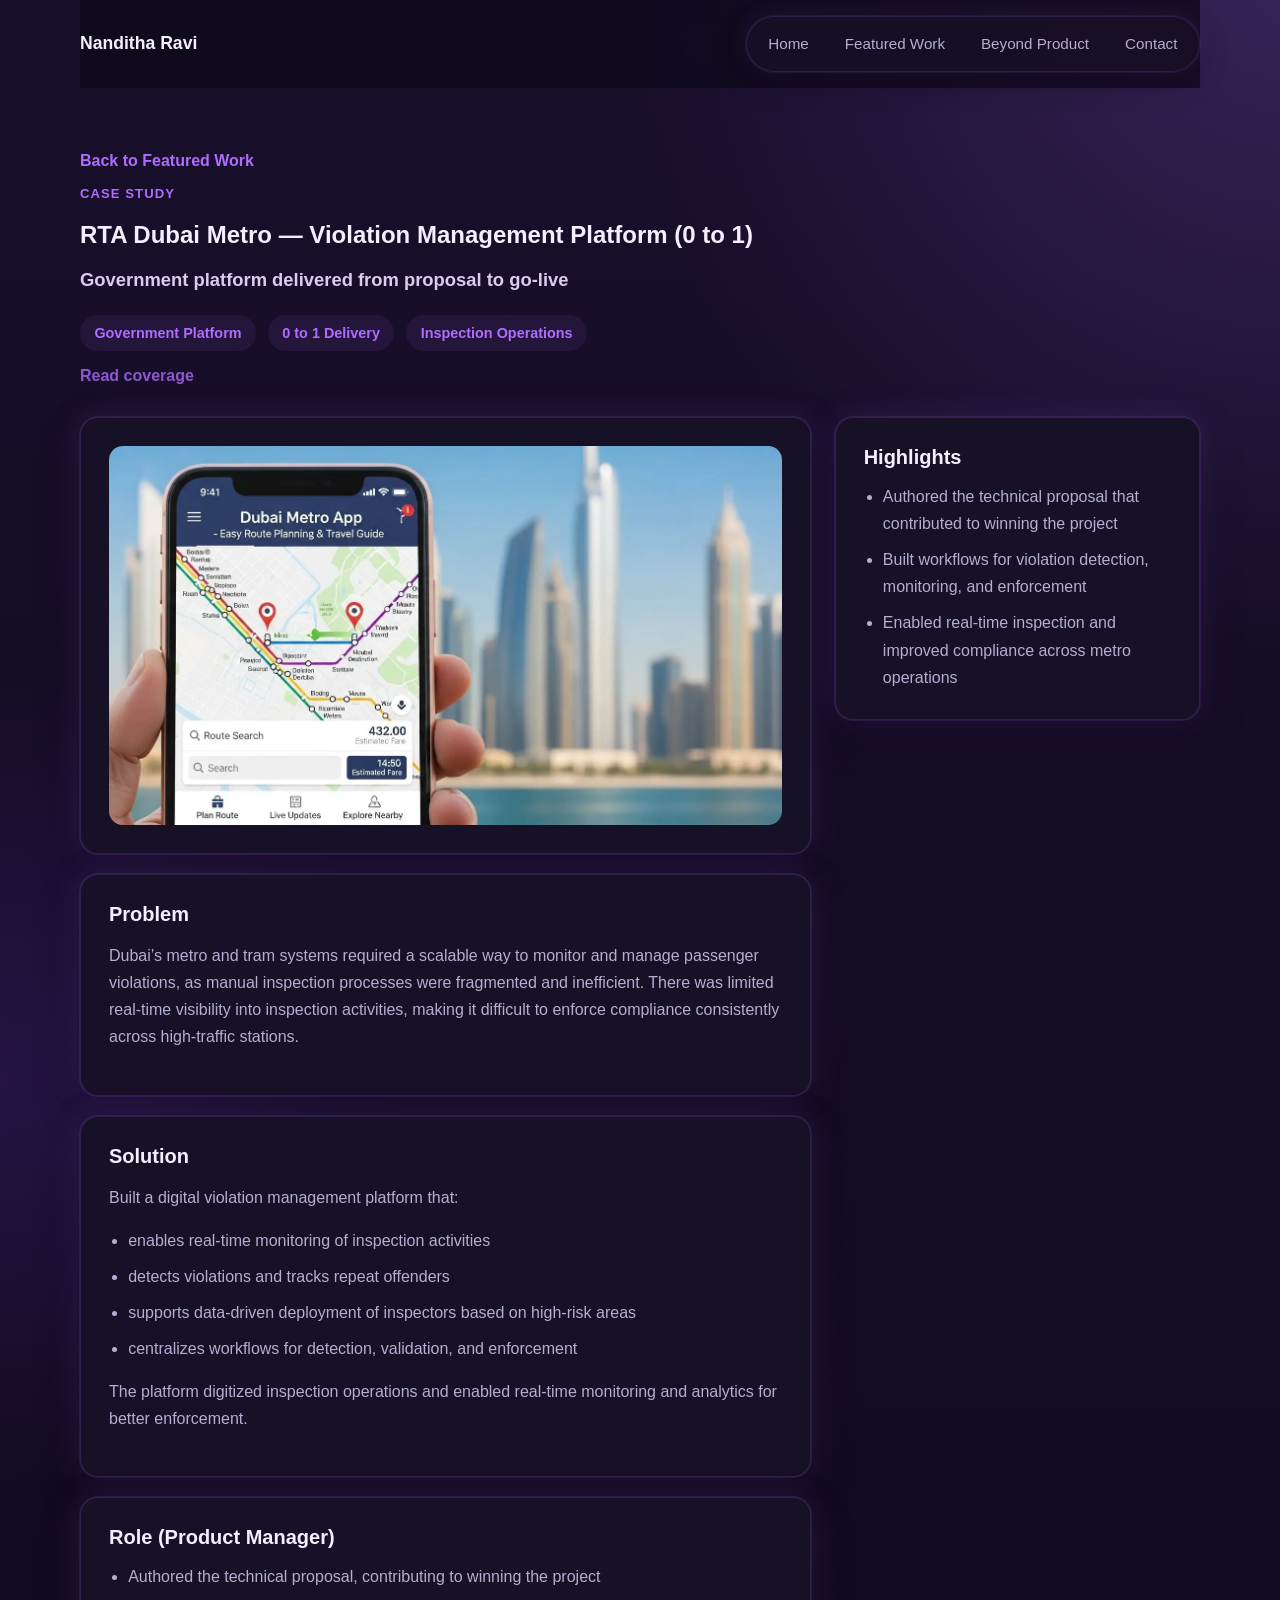
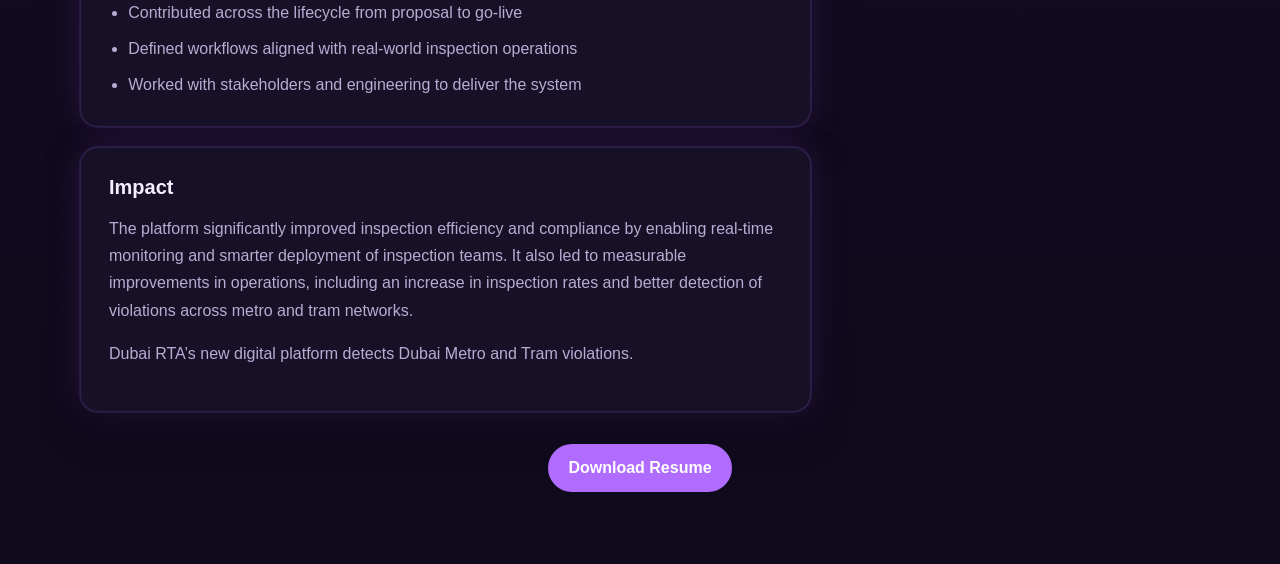
<file: case-studies/rta-dubai-metro-app.html>
<!DOCTYPE html>
<html lang="en">
  <head>
    <meta charset="UTF-8" />
    <meta name="viewport" content="width=device-width, initial-scale=1.0" />
    <title>RTA Dubai Metro | Case Study</title>
    <meta
      name="description"
      content="Case study for the RTA Dubai Metro violation management platform."
    />
    <link rel="stylesheet" href="../styles.css?v=5" />
  </head>
  <body>
    <div class="site-frame case-page">
      <header class="site-header">
        <a class="brand" href="../index.html#home">Nanditha Ravi</a>
        <button class="menu-toggle" aria-expanded="false" aria-controls="site-nav">Menu</button>
        <nav id="site-nav" class="site-nav" aria-label="Primary navigation">
          <a href="../index.html#home">Home</a>
          <a href="../index.html#featured-work">Featured Work</a>
          <a href="../index.html#beyond-product">Beyond Product</a>
          <a href="../index.html#contact">Contact</a>
        </nav>
      </header>
      <main>
        <section class="case-hero">
          <a class="back-link" href="../index.html#featured-work">Back to Featured Work</a>
          <p class="section-label">Case Study</p>
          <h1>RTA Dubai Metro — Violation Management Platform (0 to 1)</h1>
          <p class="hero-role">Government platform delivered from proposal to go-live</p>
          <div class="case-meta">
            <span class="meta-pill">Government Platform</span>
            <span class="meta-pill">0 to 1 Delivery</span>
            <span class="meta-pill">Inspection Operations</span>
          </div>
          <div class="case-link-row">
            <span class="inline-link inline-link-muted">Read coverage</span>
          </div>
        </section>

        <section class="case-layout">
          <div class="case-stack">
            <article class="case-section case-block">
              <img class="case-image" src="../assets/metro.webp" alt="RTA Dubai Metro visual" />
            </article>
            <article class="case-section case-block">
              <h2>Problem</h2>
              <p>
                Dubai’s metro and tram systems required a scalable way to monitor and manage
                passenger violations, as manual inspection processes were fragmented and inefficient.
                There was limited real-time visibility into inspection activities, making it difficult
                to enforce compliance consistently across high-traffic stations.
              </p>
            </article>
            <article class="case-section case-block">
              <h2>Solution</h2>
              <p>Built a digital violation management platform that:</p>
              <ul>
                <li>enables real-time monitoring of inspection activities</li>
                <li>detects violations and tracks repeat offenders</li>
                <li>supports data-driven deployment of inspectors based on high-risk areas</li>
                <li>centralizes workflows for detection, validation, and enforcement</li>
              </ul>
              <p>The platform digitized inspection operations and enabled real-time monitoring and analytics for better enforcement.</p>
            </article>
            <article class="case-section case-block">
              <h2>Role (Product Manager)</h2>
              <ul>
                <li>Authored the technical proposal, contributing to winning the project</li>
                <li>Contributed across the lifecycle from proposal to go-live</li>
                <li>Defined workflows aligned with real-world inspection operations</li>
                <li>Worked with stakeholders and engineering to deliver the system</li>
              </ul>
            </article>
            <article class="case-section case-block">
              <h2>Impact</h2>
              <p>
                The platform significantly improved inspection efficiency and compliance by enabling
                real-time monitoring and smarter deployment of inspection teams. It also led to measurable
                improvements in operations, including an increase in inspection rates and better detection
                of violations across metro and tram networks.
              </p>
              <p>Dubai RTA’s new digital platform detects Dubai Metro and Tram violations.</p>
            </article>
          </div>
          <aside class="case-sidebar">
            <h3>Highlights</h3>
            <ul>
              <li>Authored the technical proposal that contributed to winning the project</li>
              <li>Built workflows for violation detection, monitoring, and enforcement</li>
              <li>Enabled real-time inspection and improved compliance across metro operations</li>
            </ul>
          </aside>
        </section>

        <section class="case-footer-cta">
          <a class="button button-primary" href="../Nanditha_Ravi_FR_2025_a.docx" download="Nanditha_Ravi_Resume.docx">Download Resume</a>
        </section>
      </main>
    </div>
    <script src="../script.js?v=5"></script>
  </body>
</html>
</file>
<file: styles.css>
:root {
  --bg: #100a1c;
  --surface: #171127;
  --surface-soft: #201634;
  --text: #f4efff;
  --muted: #b8acd3;
  --line: #30234a;
  --accent: #b06cff;
  --accent-strong: #9b4dff;
  --accent-soft: #24163b;
  --shadow: 0 22px 50px rgba(0, 0, 0, 0.34);
  --shadow-neon-soft: 0 0 0 1px rgba(176, 108, 255, 0.08), 0 10px 28px rgba(8, 4, 20, 0.34), 0 0 24px rgba(176, 108, 255, 0.12);
  --shadow-neon-medium: 0 0 0 1px rgba(176, 108, 255, 0.12), 0 18px 42px rgba(8, 4, 20, 0.36), 0 0 34px rgba(176, 108, 255, 0.16);
  --shadow-neon-strong: 0 0 0 1px rgba(176, 108, 255, 0.18), 0 24px 52px rgba(8, 4, 20, 0.42), 0 0 42px rgba(176, 108, 255, 0.22);
  --shadow-light-soft: 0 14px 30px rgba(25, 15, 44, 0.08), 0 0 14px rgba(176, 108, 255, 0.06);
  --shadow-light-hover: 0 20px 40px rgba(25, 15, 44, 0.12), 0 0 18px rgba(176, 108, 255, 0.1);
  --max-width: 1120px;
  --radius: 18px;
}

* {
  box-sizing: border-box;
}

html {
  scroll-behavior: smooth;
}

body {
  margin: 0;
  font-family: "Segoe UI", "Helvetica Neue", Arial, sans-serif;
  color: var(--text);
  background:
    radial-gradient(circle at top right, rgba(176, 108, 255, 0.2), transparent 26%),
    radial-gradient(circle at left center, rgba(124, 58, 237, 0.16), transparent 24%),
    linear-gradient(180deg, #180f2b, #100a1c),
    var(--bg);
  transition:
    background 500ms ease,
    color 300ms ease;
}

body[data-theme="violet"] {
  --accent: #b06cff;
  --accent-strong: #9b4dff;
  --accent-soft: #24163b;
  --bg: #100a1c;
  background:
    radial-gradient(circle at top right, rgba(176, 108, 255, 0.24), transparent 26%),
    radial-gradient(circle at left center, rgba(124, 58, 237, 0.18), transparent 20%),
    linear-gradient(180deg, #180f2b, #100a1c);
}

body[data-theme="orchid"] {
  --accent: #9333ea;
  --accent-strong: #7b23d3;
  --accent-soft: #251139;
  --bg: #130a1d;
  background:
    radial-gradient(circle at top left, rgba(147, 51, 234, 0.24), transparent 28%),
    radial-gradient(circle at right 30%, rgba(217, 70, 239, 0.2), transparent 22%),
    linear-gradient(180deg, #1d102c, #130a1d);
}

body[data-theme="midnight"] {
  --accent: #8d63ff;
  --accent-strong: #7345f0;
  --accent-soft: #1f1736;
  --bg: #0b0b19;
  background:
    radial-gradient(circle at top right, rgba(91, 33, 182, 0.3), transparent 24%),
    radial-gradient(circle at left bottom, rgba(109, 40, 217, 0.2), transparent 22%),
    linear-gradient(180deg, #131127, #0b0b19);
}

body[data-theme="plum"] {
  --accent: #c084fc;
  --accent-strong: #a855f7;
  --accent-soft: #221636;
  --bg: #120c20;
  background:
    radial-gradient(circle at top center, rgba(192, 132, 252, 0.26), transparent 26%),
    radial-gradient(circle at right bottom, rgba(196, 181, 253, 0.18), transparent 24%),
    linear-gradient(180deg, #1a122d, #120c20);
}

body[data-theme="berry"] {
  --accent: #f472b6;
  --accent-strong: #ec4899;
  --accent-soft: #281438;
  --bg: #150b1c;
  background:
    radial-gradient(circle at top left, rgba(168, 85, 247, 0.22), transparent 25%),
    radial-gradient(circle at 80% 30%, rgba(236, 72, 153, 0.2), transparent 21%),
    linear-gradient(180deg, #1b1028, #150b1c);
}

body[data-theme="iris"] {
  --accent: #d8b4fe;
  --accent-strong: #c084fc;
  --accent-soft: #231136;
  --bg: #12091b;
  background:
    radial-gradient(circle at top right, rgba(126, 34, 206, 0.24), transparent 26%),
    radial-gradient(circle at left 35%, rgba(192, 132, 252, 0.2), transparent 20%),
    linear-gradient(180deg, #1a0f28, #12091b);
}

.theme-section {
  position: relative;
  border-radius: 28px;
  transition:
    background-color 450ms ease,
    box-shadow 450ms ease,
    border-color 450ms ease;
}

.theme-section::before {
  content: "";
  position: absolute;
  inset: 0;
  border-radius: 28px;
  pointer-events: none;
  opacity: 0.95;
  transition: opacity 450ms ease, background 450ms ease;
}

.theme-section > * {
  position: relative;
  z-index: 1;
}

.theme-section[data-theme="violet"] {
  background: rgba(23, 17, 39, 0.56);
  box-shadow: inset 0 0 0 1px rgba(176, 108, 255, 0.18), 0 0 26px rgba(176, 108, 255, 0.08);
}

.theme-section[data-theme="violet"]::before {
  background:
    linear-gradient(135deg, rgba(124, 58, 237, 0.2), rgba(255, 255, 255, 0.04)),
    radial-gradient(circle at top right, rgba(196, 181, 253, 0.16), transparent 34%);
}

.theme-section[data-theme="orchid"] {
  background: rgba(27, 16, 41, 0.62);
  box-shadow: inset 0 0 0 1px rgba(147, 51, 234, 0.2), 0 0 24px rgba(147, 51, 234, 0.08);
}

.theme-section[data-theme="orchid"]::before {
  background:
    linear-gradient(135deg, rgba(236, 72, 153, 0.16), rgba(147, 51, 234, 0.08)),
    radial-gradient(circle at left top, rgba(244, 114, 182, 0.14), transparent 35%);
}

.theme-section[data-theme="midnight"] {
  background: rgba(18, 15, 33, 0.76);
  box-shadow: inset 0 0 0 1px rgba(141, 99, 255, 0.22), 0 0 28px rgba(141, 99, 255, 0.08);
}

.theme-section[data-theme="midnight"]::before {
  background:
    linear-gradient(135deg, rgba(91, 33, 182, 0.18), rgba(139, 92, 246, 0.06)),
    radial-gradient(circle at right bottom, rgba(129, 140, 248, 0.12), transparent 34%);
}

.theme-section[data-theme="plum"] {
  background: rgba(26, 18, 40, 0.7);
  box-shadow: inset 0 0 0 1px rgba(192, 132, 252, 0.2), 0 0 28px rgba(192, 132, 252, 0.08);
}

.theme-section[data-theme="plum"]::before {
  background:
    linear-gradient(135deg, rgba(192, 132, 252, 0.16), rgba(255, 255, 255, 0.05)),
    radial-gradient(circle at top center, rgba(216, 180, 254, 0.14), transparent 36%);
}

.theme-section[data-theme="berry"] {
  background: rgba(29, 16, 34, 0.74);
  box-shadow: inset 0 0 0 1px rgba(244, 114, 182, 0.2), 0 0 26px rgba(176, 108, 255, 0.08);
}

.theme-section[data-theme="berry"]::before {
  background:
    linear-gradient(135deg, rgba(168, 85, 247, 0.14), rgba(244, 114, 182, 0.1)),
    radial-gradient(circle at left bottom, rgba(236, 72, 153, 0.12), transparent 35%);
}

.theme-section[data-theme="iris"] {
  background: rgba(24, 14, 37, 0.78);
  box-shadow: inset 0 0 0 1px rgba(216, 180, 254, 0.2), 0 0 26px rgba(216, 180, 254, 0.08);
}

.theme-section[data-theme="iris"]::before {
  background:
    linear-gradient(135deg, rgba(126, 34, 206, 0.16), rgba(255, 255, 255, 0.04)),
    radial-gradient(circle at right top, rgba(192, 132, 252, 0.14), transparent 34%);
}

a {
  color: inherit;
  text-decoration: none;
}

button,
a {
  -webkit-tap-highlight-color: transparent;
}

.site-frame {
  width: min(var(--max-width), calc(100% - 2rem));
  margin: 0 auto;
}

.site-header {
  position: sticky;
  top: 0;
  z-index: 20;
  display: flex;
  align-items: center;
  justify-content: space-between;
  gap: 1rem;
  padding: 1rem 0;
  background: rgba(15, 10, 27, 0.82);
  backdrop-filter: blur(12px);
}

.brand {
  font-size: 1.1rem;
  font-weight: 700;
  letter-spacing: 0;
}

.site-nav {
  display: flex;
  align-items: center;
  gap: 0.25rem;
  padding: 0.35rem;
  border: 1px solid rgba(48, 35, 74, 0.95);
  border-radius: 999px;
  background: rgba(23, 17, 39, 0.88);
  box-shadow: var(--shadow-neon-soft);
}

.site-nav a {
  padding: 0.8rem 1rem;
  border-radius: 999px;
  color: var(--muted);
  font-size: 0.95rem;
}

.nav-resume-link {
  border: 1px solid var(--line);
  background: linear-gradient(180deg, rgba(35, 23, 56, 0.96), rgba(28, 18, 46, 0.98));
  color: var(--text);
  font-weight: 600;
}

.site-nav a:hover,
.site-nav a:focus-visible {
  background: var(--accent-soft);
  color: var(--accent);
  outline: none;
}

.menu-toggle {
  display: none;
  border: 1px solid var(--line);
  background: var(--surface);
  color: var(--text);
  border-radius: 999px;
  padding: 0.75rem 1rem;
  font: inherit;
}

.hero,
.section {
  padding: 4.5rem 0;
}

.hero {
  min-height: min(78vh, 760px);
  display: grid;
  grid-template-columns: minmax(0, 1.35fr) minmax(280px, 0.8fr);
  gap: 2rem;
  align-items: stretch;
  padding-left: 1.5rem;
  padding-right: 1.5rem;
  padding-top: 3.5rem;
  padding-bottom: 2.9rem;
}

.section-label {
  margin: 0 0 0.9rem;
  color: var(--accent);
  font-size: 0.82rem;
  font-weight: 700;
  text-transform: uppercase;
  letter-spacing: 0.08em;
}

.hero h1,
.section-heading h2,
.work-card h3,
.thinking-card h3 {
  margin: 0;
  letter-spacing: 0;
}

.hero h1 {
  font-size: clamp(3rem, 6vw, 4.75rem);
  line-height: 0.95;
  max-width: 8ch;
}

.hero-role {
  margin: 1.1rem 0 0;
  font-size: 1.15rem;
  font-weight: 600;
  color: #d8cdf0;
}

.hero-text,
.about-panel p,
.work-card p,
.thinking-card p,
.contact-card p,
.contact-links a {
  line-height: 1.7;
  color: var(--muted);
  font-size: 1rem;
}

.hero-text {
  max-width: 58ch;
  margin: 1.2rem 0 0;
}

.hero-actions {
  display: flex;
  flex-wrap: wrap;
  gap: 0.9rem;
  margin-top: 2rem;
}

.button {
  display: inline-flex;
  align-items: center;
  justify-content: center;
  min-height: 3rem;
  padding: 0.9rem 1.25rem;
  border-radius: 999px;
  font-weight: 600;
  transition: background-color 160ms ease, color 160ms ease, border-color 160ms ease;
}

.button-primary {
  background: var(--accent);
  color: #ffffff;
}

.button-primary:hover,
.button-primary:focus-visible {
  background: var(--accent-strong);
  outline: none;
}

.button-secondary,
.button-tertiary {
  background: var(--surface);
  border: 1px solid var(--line);
  color: var(--text);
}

.button-secondary:hover,
.button-secondary:focus-visible,
.button-tertiary:hover,
.button-tertiary:focus-visible {
  border-color: #ccb7f8;
  color: var(--accent);
  outline: none;
}

.hero-summary,
.about-panel,
.work-card,
.thinking-card,
.contact-card {
  background: var(--surface);
  border: 1px solid rgba(48, 35, 74, 0.95);
  border-radius: var(--radius);
  box-shadow: var(--shadow-neon-medium);
}

.summary-card,
.about-panel,
.work-card,
.thinking-card,
.contact-card {
  padding: 1.75rem;
}

.hero-image,
.work-image,
.case-image {
  display: block;
  width: 100%;
  object-fit: cover;
}

.hero-image {
  aspect-ratio: 16 / 10;
  border-radius: calc(var(--radius) - 2px);
  margin-bottom: 1rem;
  box-shadow: 0 16px 34px rgba(0, 0, 0, 0.28), 0 0 24px rgba(176, 108, 255, 0.12);
}

.summary-label,
.card-label {
  margin: 0;
  font-size: 0.8rem;
  font-weight: 700;
  color: var(--accent);
  text-transform: uppercase;
  letter-spacing: 0.08em;
}

.summary-list {
  display: grid;
  gap: 1.2rem;
  margin-top: 1.4rem;
}

.summary-item {
  display: grid;
  gap: 0.25rem;
  padding-bottom: 1.1rem;
  border-bottom: 1px solid rgba(255, 255, 255, 0.08);
}

.summary-item:last-child {
  padding-bottom: 0;
  border-bottom: 0;
}

.summary-value {
  font-size: 1.15rem;
  font-weight: 700;
}

.summary-caption {
  color: var(--muted);
  line-height: 1.5;
}

.section-heading {
  max-width: 44rem;
  margin-bottom: 1.5rem;
}

.section-heading h2 {
  font-size: clamp(2rem, 4vw, 3rem);
  line-height: 1.05;
}

.about-panel {
  max-width: 56rem;
}

.section {
  padding-left: 1.5rem;
  padding-right: 1.5rem;
  margin-top: 1.1rem;
}

.work-grid,
.thinking-grid {
  display: grid;
  gap: 1.25rem;
}

.work-grid {
  grid-template-columns: repeat(3, minmax(0, 285px));
  gap: 0.85rem;
  justify-content: center;
  max-width: 920px;
  margin: 0 auto;
}

.thinking-grid {
  grid-template-columns: repeat(3, minmax(0, 1fr));
}

.work-card,
.thinking-card {
  display: flex;
  flex-direction: column;
  align-items: flex-start;
}

.work-card {
  position: relative;
  overflow: hidden;
  cursor: pointer;
  min-height: 100%;
  transform-style: preserve-3d;
  transition:
    transform 260ms cubic-bezier(0.22, 1, 0.36, 1),
    box-shadow 260ms cubic-bezier(0.22, 1, 0.36, 1),
    border-color 260ms ease,
    background-color 260ms ease,
    filter 260ms ease;
}

.work-card::after {
  content: "";
  position: absolute;
  inset: 0;
  background:
    linear-gradient(180deg, rgba(124, 58, 237, 0), rgba(124, 58, 237, 0.08)),
    radial-gradient(circle at top right, rgba(192, 132, 252, 0.14), transparent 32%);
  opacity: 0;
  pointer-events: none;
  transition: opacity 240ms ease;
}

.work-card::before {
  content: "";
  position: absolute;
  inset: -35% auto auto -20%;
  width: 62%;
  aspect-ratio: 1;
  border-radius: 999px;
  background: radial-gradient(circle, rgba(192, 132, 252, 0.18), transparent 68%);
  opacity: 0;
  transform: translateY(10px) scale(0.9);
  pointer-events: none;
  transition: opacity 240ms ease, transform 260ms ease;
}

.work-card:hover,
.work-card:focus-visible {
  transform: perspective(1200px) translateY(-12px) rotateX(5deg) rotateY(-6deg) rotate(-0.8deg) scale(1.015);
  border-color: #6f47b5;
  box-shadow: var(--shadow-neon-strong);
  filter: saturate(1.02);
  outline: none;
}

.work-card:hover::after,
.work-card:focus-visible::after {
  opacity: 1;
}

.work-card:hover::before,
.work-card:focus-visible::before {
  opacity: 1;
  transform: translateY(0) scale(1);
}

.work-card:active {
  transform: perspective(1200px) translateY(-4px) rotateX(2deg) rotateY(-2deg) scale(0.995);
}

.work-image {
  aspect-ratio: 16 / 8;
  border-radius: 10px;
  margin-bottom: 0.75rem;
  transition: transform 320ms cubic-bezier(0.22, 1, 0.36, 1), filter 260ms ease;
}

.work-card:hover .work-image,
.work-card:focus-visible .work-image {
  transform: scale(1.06) rotate(0.45deg);
  filter: saturate(1.1) contrast(1.03);
}

.work-card h3,
.thinking-card h3 {
  margin-top: 0.55rem;
  font-size: 1.02rem;
  line-height: 1.2;
}

.work-card p,
.thinking-card p,
.contact-card p {
  margin: 0.6rem 0 0;
}

.card-points {
  margin: 0.7rem 0 0;
  padding-left: 1.15rem;
  color: var(--muted);
  line-height: 1.4;
  font-size: 0.86rem;
}

.card-points li + li {
  margin-top: 0.45rem;
}

.impact-text {
  font-weight: 500;
  color: #e2d8f5;
  font-size: 0.88rem;
}

.work-card .button {
  margin-top: auto;
  position: relative;
  z-index: 1;
  width: 100%;
  min-height: 2.55rem;
  padding: 0.65rem 0.9rem;
  font-size: 0.9rem;
}

.work-card .button-tertiary {
  background: linear-gradient(180deg, rgba(39, 27, 62, 0.96), rgba(28, 19, 46, 0.96));
}

.work-card .button-tertiary:hover,
.work-card .button-tertiary:focus-visible {
  background: var(--accent);
  color: #fff;
}

.work-card {
  padding: 0.95rem;
}

.contact-section {
  padding-bottom: 5rem;
}

.contact-card {
  display: grid;
  gap: 1.5rem;
  max-width: 46rem;
}

.contact-links {
  display: flex;
  flex-wrap: wrap;
  gap: 0.75rem;
}

.contact-links a {
  display: inline-flex;
  align-items: center;
  min-height: 2.75rem;
  padding: 0.75rem 1rem;
  border: 1px solid var(--line);
  border-radius: 999px;
  background: var(--surface-soft);
  color: var(--text);
}

.resume-section {
  padding-top: 2rem;
}

.resume-panel {
  display: grid;
  grid-template-columns: minmax(0, 1.3fr) auto;
  gap: 1.25rem;
  align-items: center;
  padding: 1.5rem;
  background: linear-gradient(135deg, rgba(27, 19, 45, 0.96), rgba(37, 22, 59, 0.96));
  border: 1px solid rgba(91, 67, 132, 0.95);
  border-radius: var(--radius);
  box-shadow: var(--shadow-neon-medium);
}

.resume-copy h2 {
  margin: 0;
  font-size: clamp(1.8rem, 3.5vw, 2.5rem);
  line-height: 1.05;
}

.resume-copy p:last-child {
  margin: 0.8rem 0 0;
  color: var(--muted);
  line-height: 1.65;
}

.resume-actions {
  display: flex;
  flex-wrap: wrap;
  gap: 0.75rem;
  justify-content: flex-end;
}

.case-page {
  padding-bottom: 4rem;
}

.case-hero {
  padding: 4rem 0 2rem;
}

.back-link {
  display: inline-flex;
  align-items: center;
  margin-bottom: 1rem;
  color: var(--accent);
  font-weight: 600;
}

.case-meta {
  display: flex;
  flex-wrap: wrap;
  gap: 0.75rem;
  margin: 1.5rem 0 0;
}

.case-link-row {
  display: flex;
  flex-wrap: wrap;
  gap: 0.75rem;
  margin-top: 1rem;
}

.meta-pill {
  display: inline-flex;
  align-items: center;
  min-height: 2.3rem;
  padding: 0.5rem 0.9rem;
  border-radius: 999px;
  background: var(--accent-soft);
  color: var(--accent);
  font-size: 0.9rem;
  font-weight: 600;
}

.case-layout {
  display: grid;
  grid-template-columns: minmax(0, 1.6fr) minmax(260px, 0.8fr);
  gap: 1.5rem;
  align-items: start;
}

.case-section,
.case-sidebar {
  background: var(--surface);
  border: 1px solid rgba(48, 35, 74, 0.95);
  border-radius: var(--radius);
  box-shadow: var(--shadow-neon-medium);
}

.case-section,
.case-sidebar {
  padding: 1.75rem;
}

.case-image {
  aspect-ratio: 16 / 9;
  border-radius: 14px;
}

.case-stack {
  display: grid;
  gap: 1.25rem;
}

.case-block h2,
.case-sidebar h3 {
  margin: 0 0 0.85rem;
  font-size: 1.25rem;
}

.case-block p,
.case-block li,
.case-sidebar p,
.case-sidebar li {
  color: var(--muted);
  line-height: 1.7;
}

.inline-link {
  color: var(--accent);
  font-weight: 600;
}

.inline-link:hover,
.inline-link:focus-visible {
  text-decoration: underline;
  outline: none;
}

.case-block ul,
.case-sidebar ul {
  margin: 0;
  padding-left: 1.2rem;
}

.case-block li + li,
.case-sidebar li + li {
  margin-top: 0.55rem;
}

.case-showcase {
  margin-top: 1.25rem;
  padding-top: 1.15rem;
  border-top: 1px solid rgba(255, 255, 255, 0.08);
}

.case-showcase h4 {
  margin: 0 0 0.85rem;
  font-size: 0.98rem;
  color: var(--text);
}

.case-showcase-grid {
  display: grid;
  gap: 0.75rem;
}

.case-showcase-grid-double {
  grid-template-columns: 1fr;
}

.case-showcase-grid img {
  display: block;
  width: 100%;
  border-radius: 14px;
  border: 1px solid rgba(255, 255, 255, 0.08);
  box-shadow: 0 14px 28px rgba(0, 0, 0, 0.18);
}

.case-sidebar {
  position: sticky;
  top: 6rem;
}

.case-footer-cta {
  display: flex;
  justify-content: center;
  padding: 2rem 0 0.5rem;
}

.resume-light {
  --bg: #f7f4ff;
  --surface: #ffffff;
  --surface-soft: #faf7ff;
  --text: #1d1630;
  --muted: #645d78;
  --line: #e1d8f1;
  --accent: #7c3aed;
  --accent-strong: #6727d6;
  --accent-soft: #f1e9ff;
  --shadow: 0 18px 40px rgba(61, 33, 111, 0.09);
  background:
    radial-gradient(circle at top right, rgba(124, 58, 237, 0.12), transparent 28%),
    radial-gradient(circle at left center, rgba(168, 85, 247, 0.08), transparent 22%),
    linear-gradient(180deg, rgba(244, 238, 255, 0.82), rgba(247, 244, 255, 0.98)),
    var(--bg);
}

.resume-light .site-header {
  background: rgba(247, 244, 255, 0.9);
}

.resume-light .site-nav {
  border: 1px solid rgba(225, 216, 241, 0.9);
  background: rgba(255, 255, 255, 0.88);
  box-shadow: 0 10px 30px rgba(61, 33, 111, 0.06);
}

.resume-light .site-nav a,
.resume-light .brand,
.resume-light .button-secondary,
.resume-light .button-tertiary,
.resume-light .contact-links a,
.resume-light .menu-toggle {
  color: var(--text);
}

.resume-light .hero-role {
  color: #40355d;
}

.resume-page {
  padding-bottom: 4rem;
}

.resume-hero {
  padding: 4rem 0 2rem;
}

.resume-hero-grid {
  display: grid;
  grid-template-columns: minmax(0, 1.4fr) minmax(260px, 0.8fr);
  gap: 1.5rem;
  align-items: start;
}

.resume-contact-card,
.resume-panel-light {
  background: var(--surface);
  border: 1px solid rgba(225, 216, 241, 0.95);
  border-radius: var(--radius);
  box-shadow: 0 16px 36px rgba(61, 33, 111, 0.08), 0 0 24px rgba(124, 58, 237, 0.08);
}

.resume-contact-card,
.resume-panel-light {
  padding: 1.5rem;
}

.resume-contact-card {
  position: relative;
  overflow: hidden;
}

.resume-avatar {
  position: absolute;
  top: 1rem;
  right: 1rem;
  width: 4.4rem;
  height: 4.4rem;
  border-radius: 999px;
  padding: 0.22rem;
  background: linear-gradient(135deg, rgba(124, 58, 237, 0.45), rgba(168, 85, 247, 0.12));
  box-shadow: 0 10px 24px rgba(61, 33, 111, 0.14);
}

.resume-avatar img {
  display: block;
  width: 100%;
  height: 100%;
  object-fit: cover;
  border-radius: 999px;
}

.resume-contact-card p {
  margin: 0.55rem 0 0;
  color: var(--muted);
  line-height: 1.6;
}

.resume-contact-card p:first-child {
  margin-top: 0;
  color: var(--text);
  font-weight: 700;
}

.resume-layout {
  display: grid;
  grid-template-columns: minmax(0, 1.5fr) minmax(280px, 0.82fr);
  gap: 1.5rem;
  align-items: start;
}

.resume-main,
.resume-side {
  display: grid;
  gap: 1.25rem;
}

.resume-panel-light h2,
.resume-panel-light h3 {
  margin: 0 0 0.9rem;
  color: var(--text);
}

.resume-panel-light p,
.resume-panel-light li {
  color: var(--muted);
  line-height: 1.7;
}

.resume-panel-light ul {
  margin: 0;
  padding-left: 1.2rem;
}

.resume-panel-light li + li {
  margin-top: 0.45rem;
}

.timeline {
  position: relative;
  display: grid;
  gap: 1.5rem;
  margin-top: 1rem;
}

.timeline::before {
  content: "";
  position: absolute;
  top: 0.2rem;
  bottom: 0.2rem;
  left: 0.52rem;
  width: 2px;
  background: linear-gradient(180deg, var(--accent), rgba(124, 58, 237, 0.18));
}

.timeline-item {
  position: relative;
  display: grid;
  grid-template-columns: 1.3rem minmax(0, 1fr);
  gap: 1rem;
}

.timeline-marker {
  width: 1rem;
  height: 1rem;
  margin-top: 0.3rem;
  border-radius: 999px;
  background: var(--accent);
  border: 3px solid #efe7ff;
  box-shadow: 0 0 0 4px rgba(124, 58, 237, 0.12);
  z-index: 1;
}

.timeline-content {
  padding: 0 0 1.2rem;
}

.timeline-meta {
  color: var(--accent);
  font-size: 0.85rem;
  font-weight: 700;
  text-transform: uppercase;
  letter-spacing: 0.08em;
}

.timeline-content h3 {
  margin: 0.45rem 0 0.2rem;
  color: var(--text);
  font-size: 1.2rem;
}

.timeline-company {
  margin: 0 0 0.8rem;
  font-weight: 600;
  color: #4c4068;
}

.resume-chip-list {
  display: flex;
  flex-wrap: wrap;
  gap: 0.65rem;
}

.resume-chip-list span {
  display: inline-flex;
  align-items: center;
  min-height: 2.1rem;
  padding: 0.45rem 0.8rem;
  border-radius: 999px;
  background: var(--accent-soft);
  color: var(--accent);
  font-size: 0.9rem;
  font-weight: 600;
}

.resume-skill-table {
  display: grid;
  margin-top: 0.25rem;
  border-top: 1px solid rgba(225, 216, 241, 0.9);
  border-left: 1px solid rgba(225, 216, 241, 0.9);
}

.resume-skill-row {
  display: grid;
  grid-template-columns: repeat(3, minmax(0, 1fr));
}

.resume-skill-row span {
  padding: 0.7rem 0.8rem;
  color: var(--muted);
  line-height: 1.45;
  font-size: 0.83rem;
  font-weight: 600;
  border-right: 1px solid rgba(225, 216, 241, 0.9);
  border-bottom: 1px solid rgba(225, 216, 241, 0.9);
}

.tools-grid {
  display: grid;
  gap: 0.9rem;
}

.tool-row {
  display: grid;
  gap: 0.25rem;
  padding-bottom: 0.8rem;
  border-bottom: 1px solid rgba(225, 216, 241, 0.85);
}

.tool-row:last-child {
  padding-bottom: 0;
  border-bottom: 0;
}

.tool-row p {
  margin: 0;
}

.tool-label {
  color: var(--text);
  font-weight: 700;
}

.beyond-product-grid {
  display: grid;
  grid-template-columns: repeat(2, minmax(0, 1fr));
  gap: 1rem;
}

.beyond-product-block {
  padding: 1rem 1.05rem;
  border-radius: 14px;
  background: linear-gradient(180deg, rgba(248, 243, 255, 0.96), rgba(255, 255, 255, 0.98));
  border: 1px solid rgba(225, 216, 241, 0.9);
}

.beyond-product-block h3 {
  margin: 0 0 0.55rem;
  font-size: 1rem;
  color: var(--text);
}

.beyond-product-block p {
  margin: 0;
  color: var(--muted);
  line-height: 1.65;
}

@media (max-width: 920px) {
  .hero,
  .work-grid,
  .thinking-grid,
  .case-layout,
  .resume-hero-grid,
  .resume-layout {
    grid-template-columns: 1fr;
  }

  .resume-panel {
    grid-template-columns: 1fr;
  }

  .resume-actions {
    justify-content: flex-start;
  }

  .hero {
    min-height: auto;
    padding-top: 3rem;
    padding-left: 1rem;
    padding-right: 1rem;
    padding-bottom: 2.3rem;
  }

  .site-header {
    flex-wrap: wrap;
  }

  .menu-toggle {
    display: inline-flex;
  }

  .site-nav {
    display: none;
    width: 100%;
    flex-direction: column;
    align-items: stretch;
    border-radius: 20px;
  }

  .site-nav.is-open {
    display: flex;
  }

  .case-sidebar {
    position: static;
  }

  .beyond-product-grid {
    grid-template-columns: 1fr;
  }

}

@media (max-width: 600px) {
  .site-frame {
    width: min(var(--max-width), calc(100% - 1rem));
  }

  .hero,
  .section {
    padding: 3.5rem 0;
  }

  .hero-summary {
    padding: 0.9rem;
  }

  .hero-summary .hero-image {
    min-height: 220px;
  }

  .summary-card,
  .about-panel,
  .work-card,
  .thinking-card,
  .contact-card {
    padding: 1.3rem;
  }

  .hero h1 {
    font-size: clamp(2.6rem, 14vw, 3.6rem);
  }

  .hero-role {
    font-size: 1rem;
  }

  .section {
    padding-left: 1rem;
    padding-right: 1rem;
  }

  .work-grid {
    grid-template-columns: 1fr;
    max-width: 100%;
  }

  .timeline-item {
    grid-template-columns: 1.1rem minmax(0, 1fr);
    gap: 0.85rem;
  }

  .resume-skill-row {
    grid-template-columns: 1fr;
  }
}

/* Homepage refresh */

.hero-premium {
  overflow: hidden;
}

.hero-background {
  position: absolute;
  inset: 0;
  z-index: 0;
  pointer-events: none;
}
/* Hero section base */
.hero {
  position: relative;
  min-height: 100vh;
  overflow: hidden;
}

/* Background image layer */
.hero-background {
  position: absolute;
  inset: 0;
  background-image: url('assets/hero-background2.jpg'); /* change to your image path */
  background-size: cover;
  background-position: center;
  background-repeat: no-repeat;
  z-index: 0;
}

/* Dark overlay for readability */
.hero-background::after {
  content: "";
  position: absolute;
  inset: 0;
  background: rgba(10, 10, 20, 0.8);
}

/* Keep content above background */
.hero-copy,
.hero-visual-panel {
  position: relative;
  z-index: 1;
}
.hero-glow,
.hero-grid-pattern,
.hero-flow-line {
  position: absolute;
}

.hero-glow {
  border-radius: 999px;
  filter: blur(60px);
  opacity: 0.35;
}

.hero-glow-one {
  width: 240px;
  height: 240px;
  top: 10%;
  left: 4%;
  background: rgba(244, 114, 182, 0.22);
}

.hero-glow-two {
  width: 280px;
  height: 280px;
  right: 6%;
  bottom: 8%;
  background: rgba(124, 58, 237, 0.24);
}

.hero-grid-pattern {
  inset: 0;
  opacity: 0.08;
  background-image:
    linear-gradient(rgba(255, 255, 255, 0.35) 1px, transparent 1px),
    linear-gradient(90deg, rgba(255, 255, 255, 0.35) 1px, transparent 1px);
  background-size: 24px 24px;
  mask-image: linear-gradient(180deg, rgba(0, 0, 0, 0.6), transparent 80%);
}

.hero-flow-line {
  width: 420px;
  height: 420px;
  right: -120px;
  top: 18%;
  border: 1px solid rgba(216, 180, 254, 0.14);
  border-radius: 45% 55% 60% 40%;
  transform: rotate(18deg);
}

.hero-premium .hero-copy,
.hero-premium .hero-summary {
  position: relative;
  z-index: 1;
}

.hero-premium .hero-copy {
  display: flex;
  flex-direction: column;
  justify-content: center;
  min-height: 100%;
  padding: 0.2rem 0;
}

.hero-premium .hero-text {
  margin-top: 0.85rem;
  max-width: 52ch;
}

.hero-premium .hero-actions {
  margin-top: 1.35rem;
}

.hero-stats-row {
  display: flex;
  flex-wrap: wrap;
  gap: 0.75rem;
  margin-top: 0.95rem;
}

.hero-stat-pill {
  display: inline-flex;
  align-items: center;
  justify-content: center;
  min-height: 2.35rem;
  padding: 0.55rem 0.95rem;
  border-radius: 999px;
  background: rgba(255, 255, 255, 0.08);
  backdrop-filter: blur(14px);
  border: 1px solid rgba(216, 180, 254, 0.24);
  color: #f4efff;
  font-size: 0.84rem;
  font-weight: 700;
  box-shadow: 0 10px 24px rgba(0, 0, 0, 0.2);
  transition: transform 180ms ease, border-color 180ms ease, box-shadow 180ms ease;
}

.hero-stat-pill:hover,
.hero-stat-pill:focus-visible {
  transform: translateY(-2px);
  border-color: rgba(216, 180, 254, 0.4);
  box-shadow: 0 14px 28px rgba(124, 58, 237, 0.18);
  outline: none;
}

.hero-premium .button-primary {
  background: linear-gradient(135deg, #9b4dff, #d16dff);
  box-shadow: 0 12px 28px rgba(155, 77, 255, 0.28);
}

.hero-premium .button:hover,
.hero-premium .button:focus-visible {
  transform: translateY(-2px) scale(1.01);
}

.hero-visual-panel {
  position: relative;
}

.hero-summary {
  display: grid;
  grid-template-rows: minmax(0, 1fr) auto;
  height: 100%;
  padding: 1rem;
  box-shadow: var(--shadow-neon-strong);
}

.hero-summary .hero-image {
  height: 100%;
  min-height: 260px;
  margin-bottom: 0;
}

.hero-summary .summary-card {
  padding: 1.15rem 0.25rem 0;
}

.hero-summary .summary-list {
  margin-top: 1rem;
}

.hero-summary .summary-item {
  padding-bottom: 0.95rem;
}

.hero-chip {
  position: absolute;
  z-index: 2;
  display: inline-flex;
  align-items: center;
  min-height: 2.2rem;
  padding: 0.45rem 0.85rem;
  border-radius: 999px;
  background: rgba(255, 255, 255, 0.08);
  backdrop-filter: blur(14px);
  border: 1px solid rgba(216, 180, 254, 0.22);
  color: #f3ebff;
  font-size: 0.82rem;
  font-weight: 700;
  box-shadow: 0 14px 28px rgba(0, 0, 0, 0.22);
}

.hero-chip-top {
  top: -0.7rem;
  right: 1.6rem;
}

.hero-chip-right {
  right: -0.8rem;
  top: 42%;
}

.hero-chip-bottom {
  left: 1.2rem;
  bottom: 5.9rem;
}

.about-education-grid {
  display: grid;
  grid-template-columns: minmax(0, 1.45fr) minmax(280px, 0.8fr);
  gap: 1.25rem;
}

.about-copy-panel h3,
.education-panel h3 {
  margin: 0 0 0.85rem;
  font-size: 1.2rem;
}

.education-list {
  display: grid;
  gap: 0.95rem;
}

.education-item {
  display: grid;
  gap: 0.18rem;
  padding-bottom: 0.95rem;
  border-bottom: 1px solid rgba(255, 255, 255, 0.08);
}

.education-item:last-child {
  border-bottom: 0;
  padding-bottom: 0;
}

.education-title {
  font-weight: 700;
  color: var(--text);
}

.education-meta {
  color: var(--muted);
}

.work-grid-wide {
  grid-template-columns: repeat(3, minmax(0, 330px));
  gap: 1.15rem;
  max-width: 1060px;
}

.work-grid-wide .work-card {
  padding: 1.15rem;
}

.work-grid-wide .work-image {
  aspect-ratio: 16 / 9;
}

.work-grid-wide .work-card h3 {
  font-size: 1.12rem;
}

.work-grid-wide .card-actions {
  width: 100%;
  display: flex;
  justify-content: space-between;
  align-items: center;
  gap: 0.9rem;
  margin-top: auto;
  padding-top: 1rem;
}

.work-grid-wide .card-actions .button {
  width: auto;
  margin-top: 0;
}

.inline-link-muted {
  opacity: 0.78;
}

.beyond-grid,
.tools-section-grid,
.contact-grid {
  display: grid;
  gap: 1rem;
}

.beyond-grid {
  grid-template-columns: repeat(3, minmax(0, 1fr));
}

.beyond-card,
.tool-card,
.contact-item {
  border-radius: 18px;
  background: rgba(255, 255, 255, 0.96);
  color: #231a37;
  border: 1px solid rgba(225, 216, 241, 0.92);
  box-shadow: var(--shadow-light-soft);
  transition: transform 180ms ease, box-shadow 180ms ease;
}

.beyond-card,
.tool-card {
  padding: 1.2rem;
}

.beyond-card:hover,
.tool-card:hover,
.contact-item:hover {
  transform: translateY(-4px);
  box-shadow: var(--shadow-light-hover);
}

.beyond-icon {
  display: inline-flex;
  margin-bottom: 0.8rem;
  font-size: 1.4rem;
}

.beyond-card h3,
.tool-card h3 {
  margin: 0 0 0.5rem;
  font-size: 1.06rem;
  color: #231a37;
}

.beyond-card p,
.contact-description,
.contact-item {
  color: #625777;
}

.tools-section-grid {
  grid-template-columns: repeat(3, minmax(0, 1fr));
}

.tool-tags {
  display: flex;
  flex-wrap: wrap;
  gap: 0.55rem;
}

.tool-tag {
  display: inline-flex;
  align-items: center;
  min-height: 2rem;
  padding: 0.4rem 0.75rem;
  border-radius: 999px;
  background: #f2e9ff;
  color: #7c3aed;
  font-size: 0.85rem;
  font-weight: 600;
}

.contact-container {
  max-width: 980px;
  margin: 0 auto;
  text-align: center;
}

.contact-description {
  max-width: 46rem;
  margin: 0.75rem auto 0;
  line-height: 1.75;
}

.contact-grid {
  grid-template-columns: repeat(3, minmax(0, 1fr));
  margin-top: 2rem;
}

.contact-item {
  display: grid;
  gap: 0.35rem;
  padding: 1.2rem;
  text-align: left;
}

.contact-emoji {
  font-size: 1.25rem;
}

.contact-label {
  font-weight: 700;
  color: #231a37;
}

.contact-value {
  word-break: break-word;
}

.contact-button {
  margin-top: 1.6rem;
}

.modal-overlay {
  position: fixed;
  top: 0;
  left: 0;
  width: 100%;
  height: 100%;
  background: rgba(10, 0, 30, 0.75);
  display: none;
  justify-content: center;
  align-items: center;
  z-index: 9999;
}

.modal-overlay.active {
  display: flex;
}

.modal-box {
  background: linear-gradient(135deg, #1a0f2e, #2b1b4d);
  padding: 30px;
  border-radius: 16px;
  width: 420px;
  max-width: 90%;
  color: white;
  box-shadow: 0 20px 60px rgba(0, 0, 0, 0.6), 0 0 28px rgba(176, 108, 255, 0.22);
  position: relative;
  border: 1px solid rgba(216, 180, 254, 0.18);
}

.modal-box h2 {
  margin: 0;
  font-size: 1.6rem;
}

.modal-close {
  position: absolute;
  top: 12px;
  right: 18px;
  font-size: 22px;
  cursor: pointer;
  color: #f4efff;
}

#contact-form {
  display: flex;
  flex-direction: column;
  gap: 12px;
  margin-top: 15px;
}

#contact-form input,
#contact-form textarea {
  padding: 12px;
  border-radius: 8px;
  border: none;
  outline: none;
  background: rgba(255, 255, 255, 0.94);
  color: #231a37;
  font: inherit;
}

#contact-form textarea {
  min-height: 120px;
  resize: vertical;
}

#contact-form button {
  background: linear-gradient(90deg, #8b5cf6, #a855f7);
  color: white;
  border: none;
  padding: 12px;
  border-radius: 8px;
  cursor: pointer;
  font: inherit;
  font-weight: 700;
}

@media (max-width: 920px) {
  .about-education-grid,
  .beyond-grid,
  .tools-section-grid,
  .contact-grid {
    grid-template-columns: repeat(2, minmax(0, 1fr));
  }

  .work-grid-wide {
    grid-template-columns: repeat(2, minmax(0, 1fr));
    max-width: 100%;
  }

  .hero-chip-right {
    right: 0.2rem;
  }
}

@media (max-width: 600px) {
  .about-education-grid,
  .beyond-grid,
  .tools-section-grid,
  .contact-grid,
  .work-grid-wide {
    grid-template-columns: 1fr;
  }

  .hero-chip {
    position: static;
    margin-top: 0.65rem;
  }

  .hero-visual-panel {
    display: grid;
    gap: 0.65rem;
  }

  .work-grid-wide .card-actions {
    flex-direction: column;
    align-items: stretch;
  }

  .hero-stats-row {
    gap: 0.6rem;
  }

  .hero-stat-pill {
    width: 100%;
    justify-content: flex-start;
  }
}
</file>
